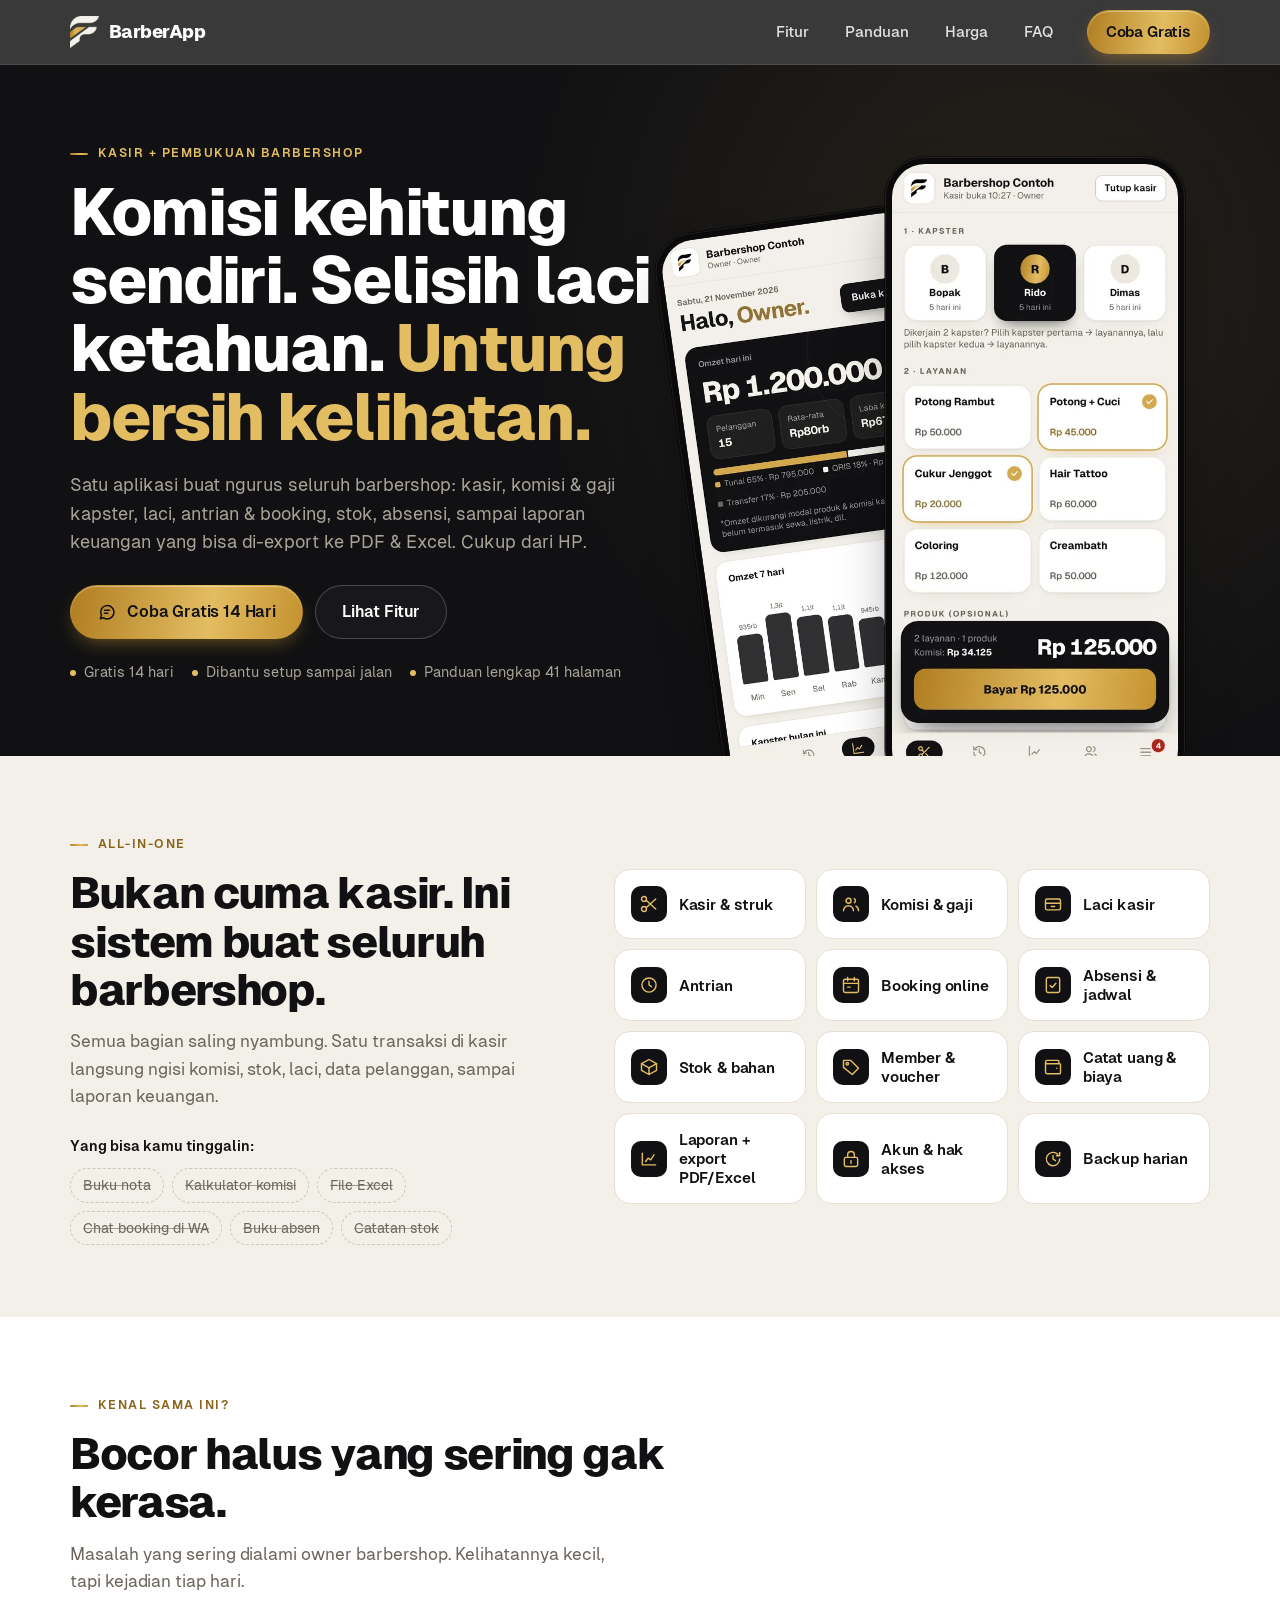
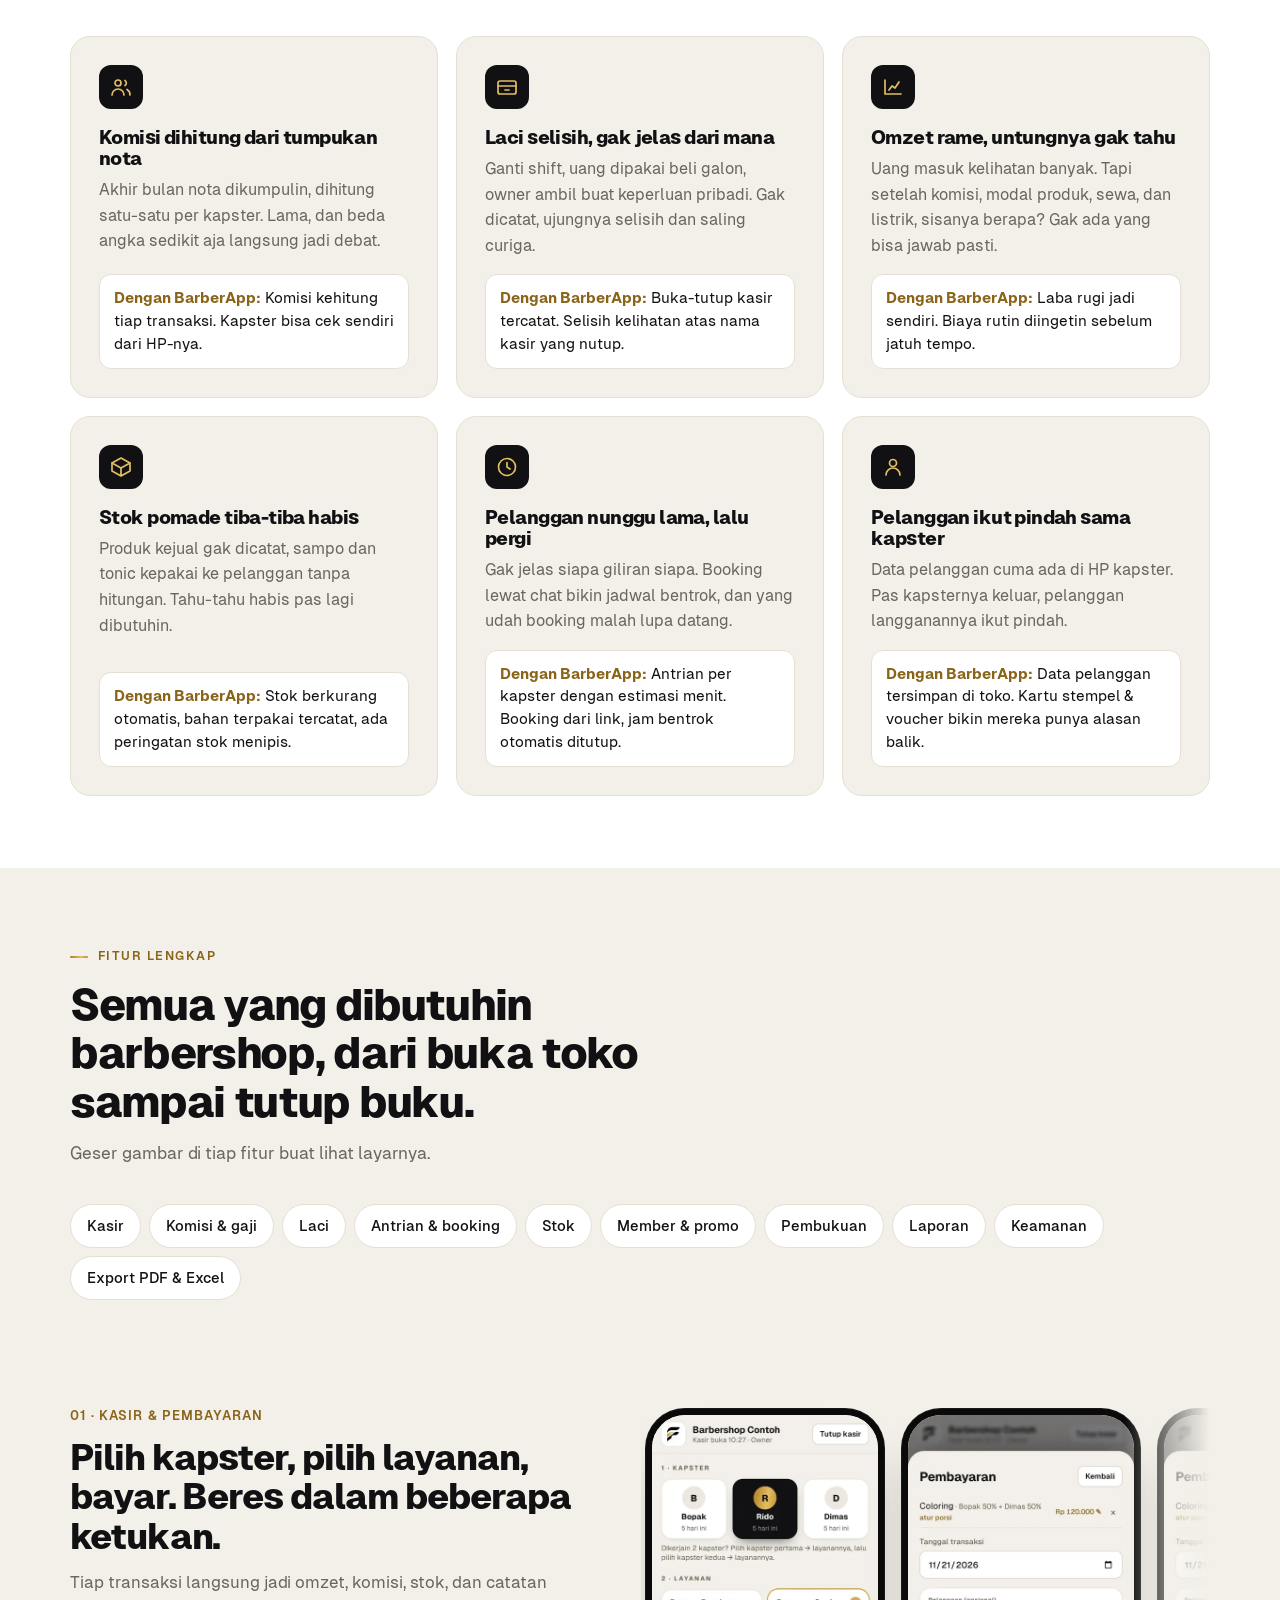
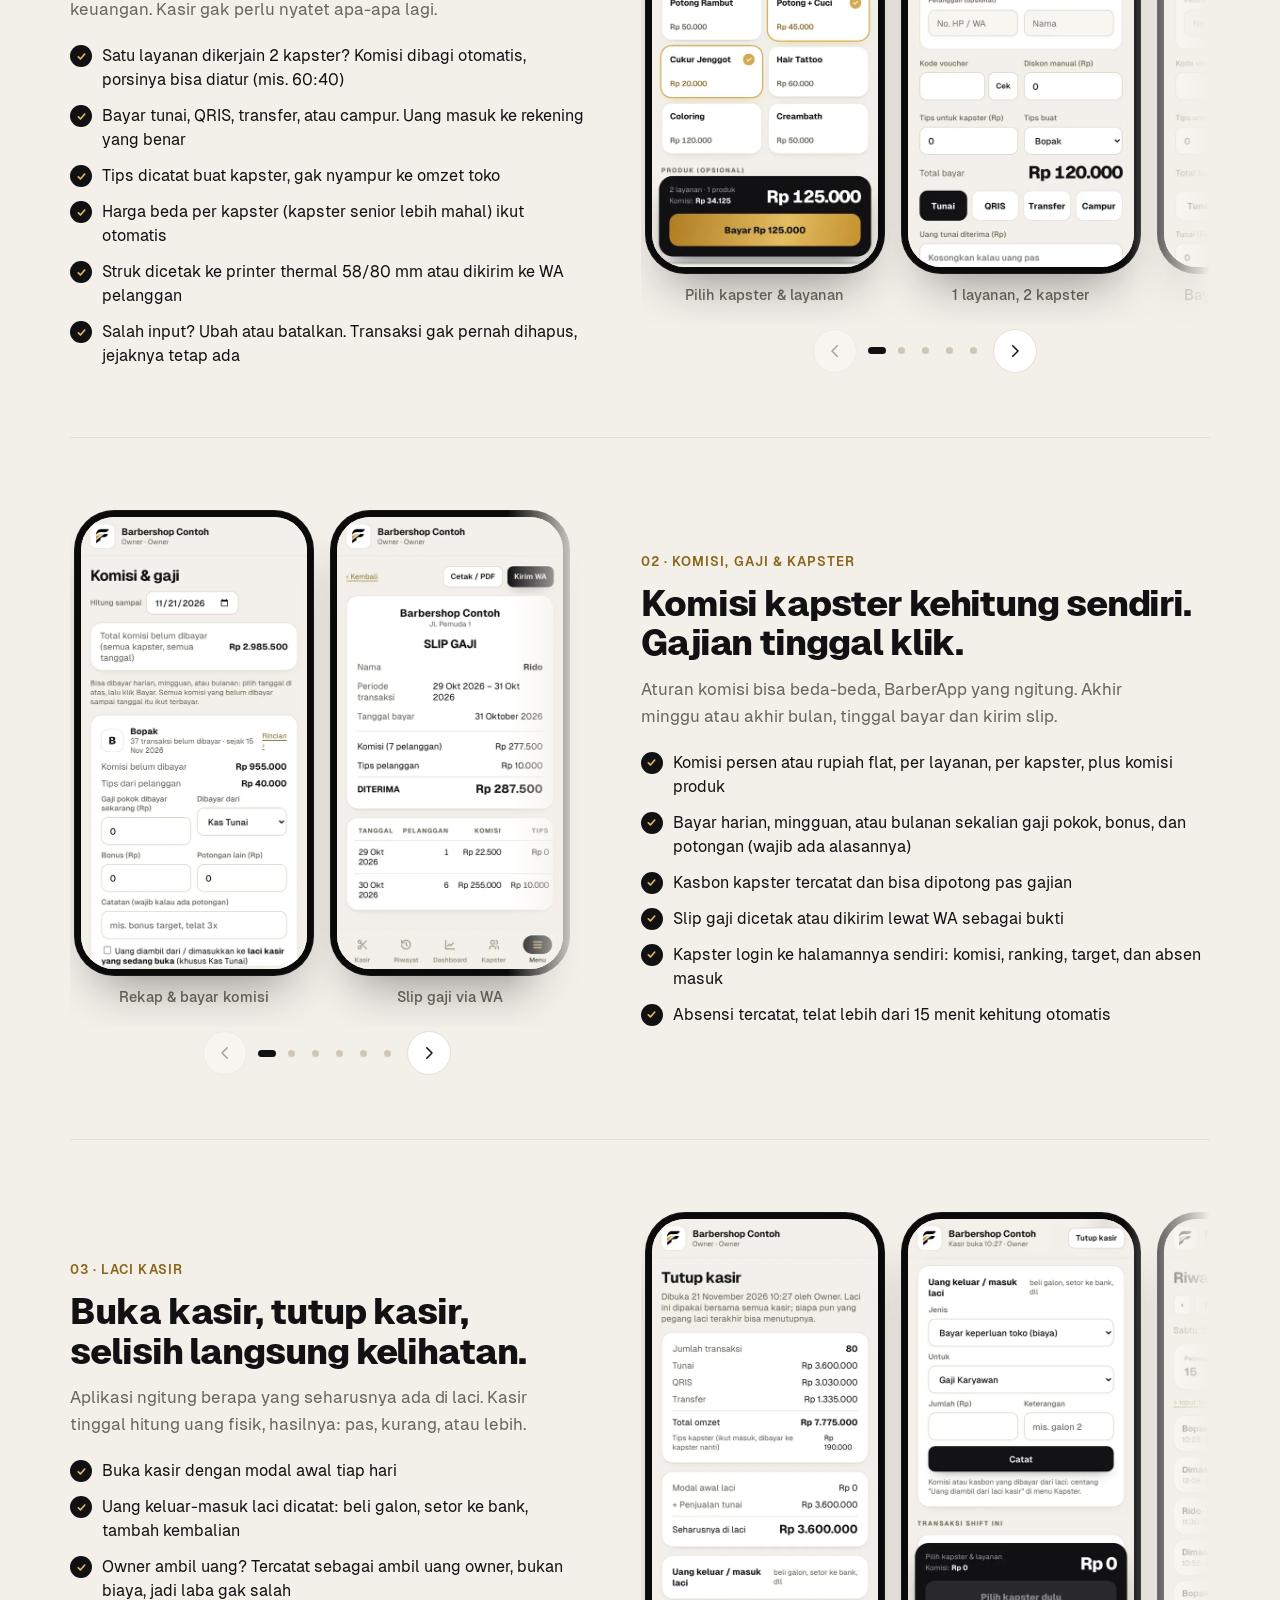
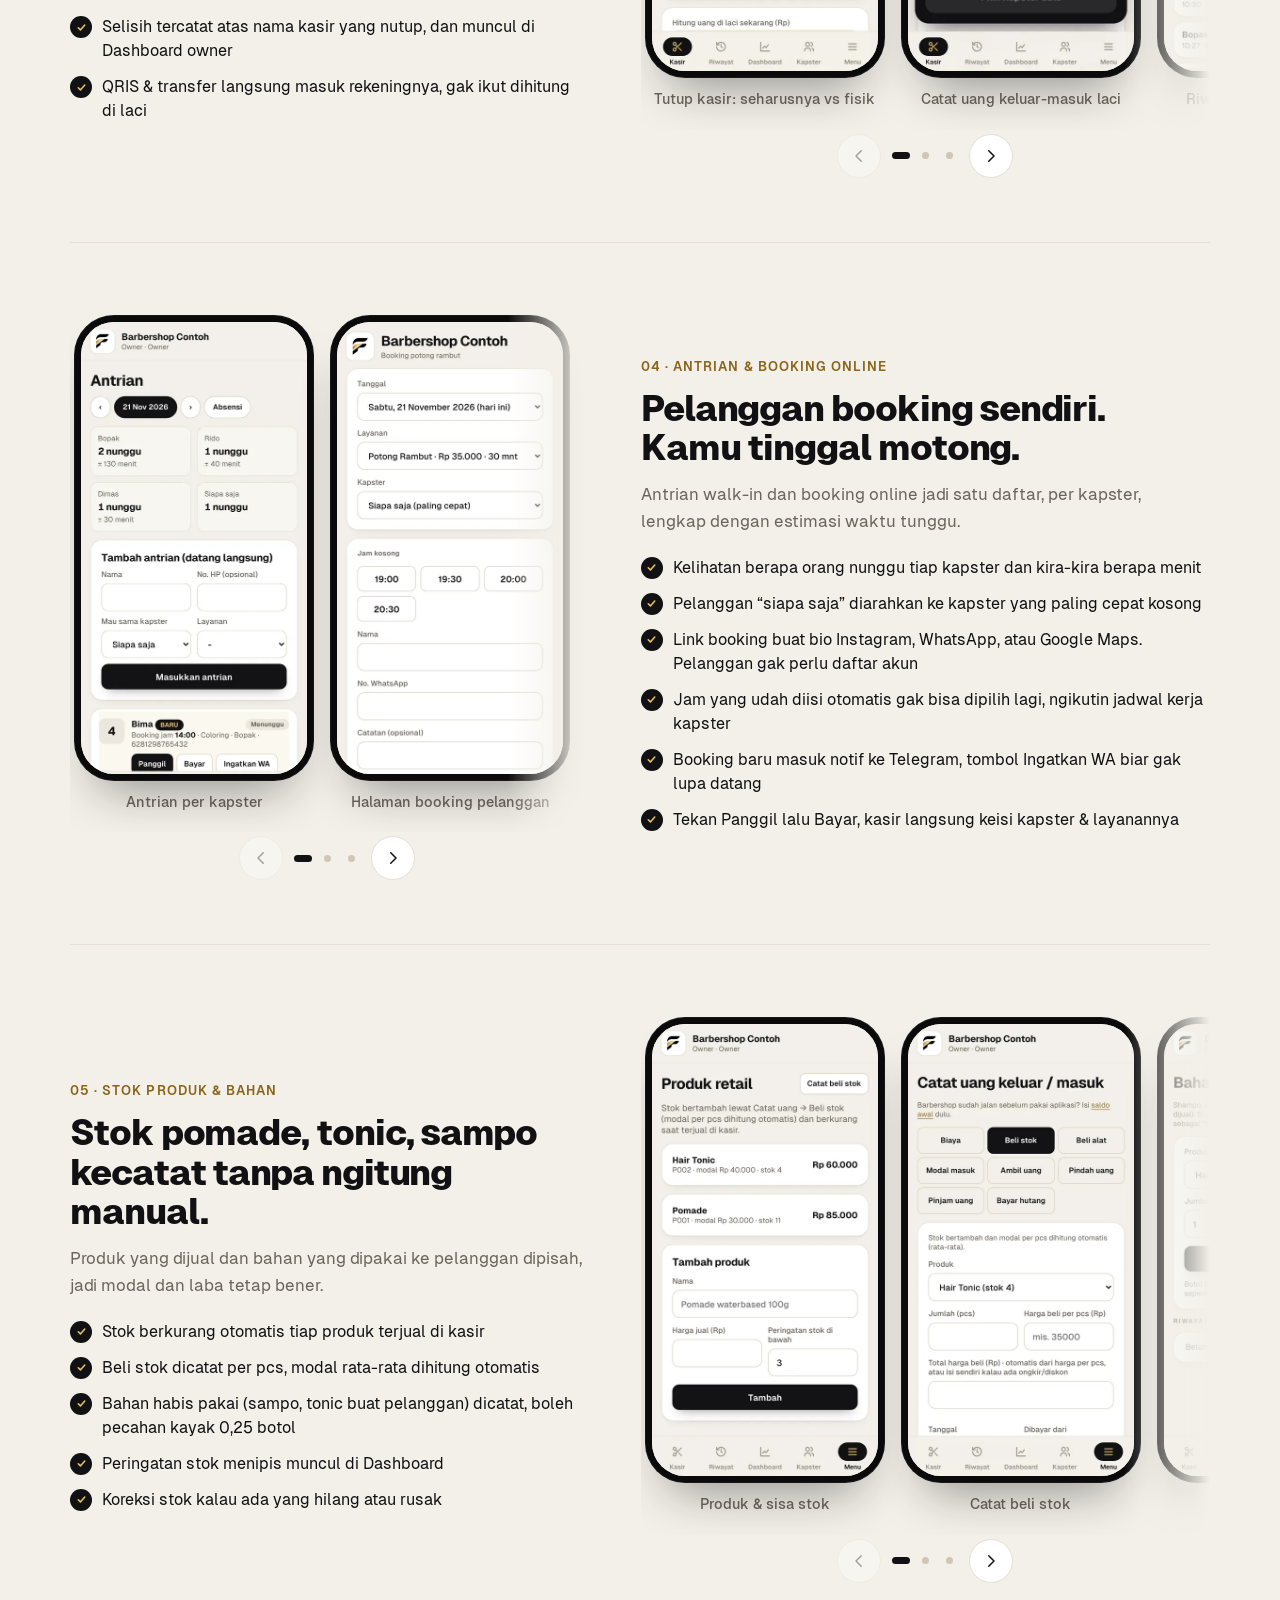
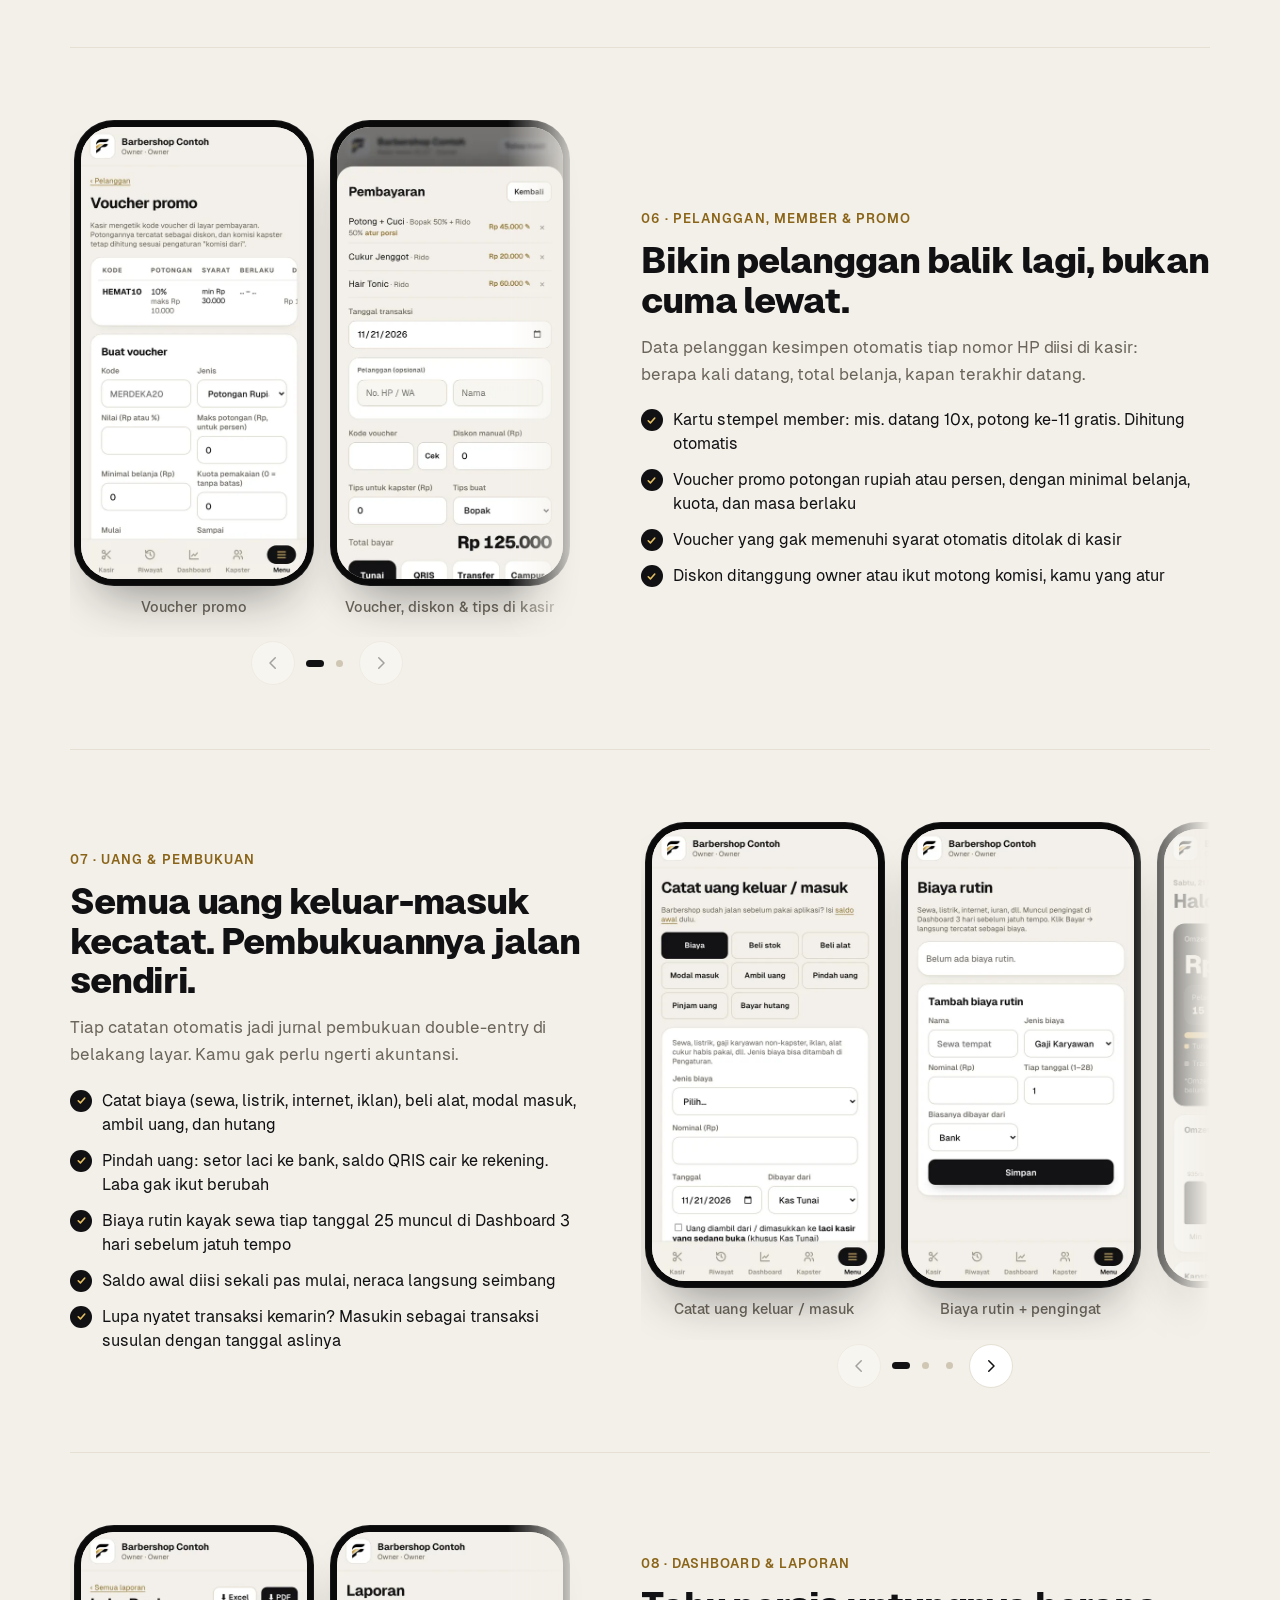
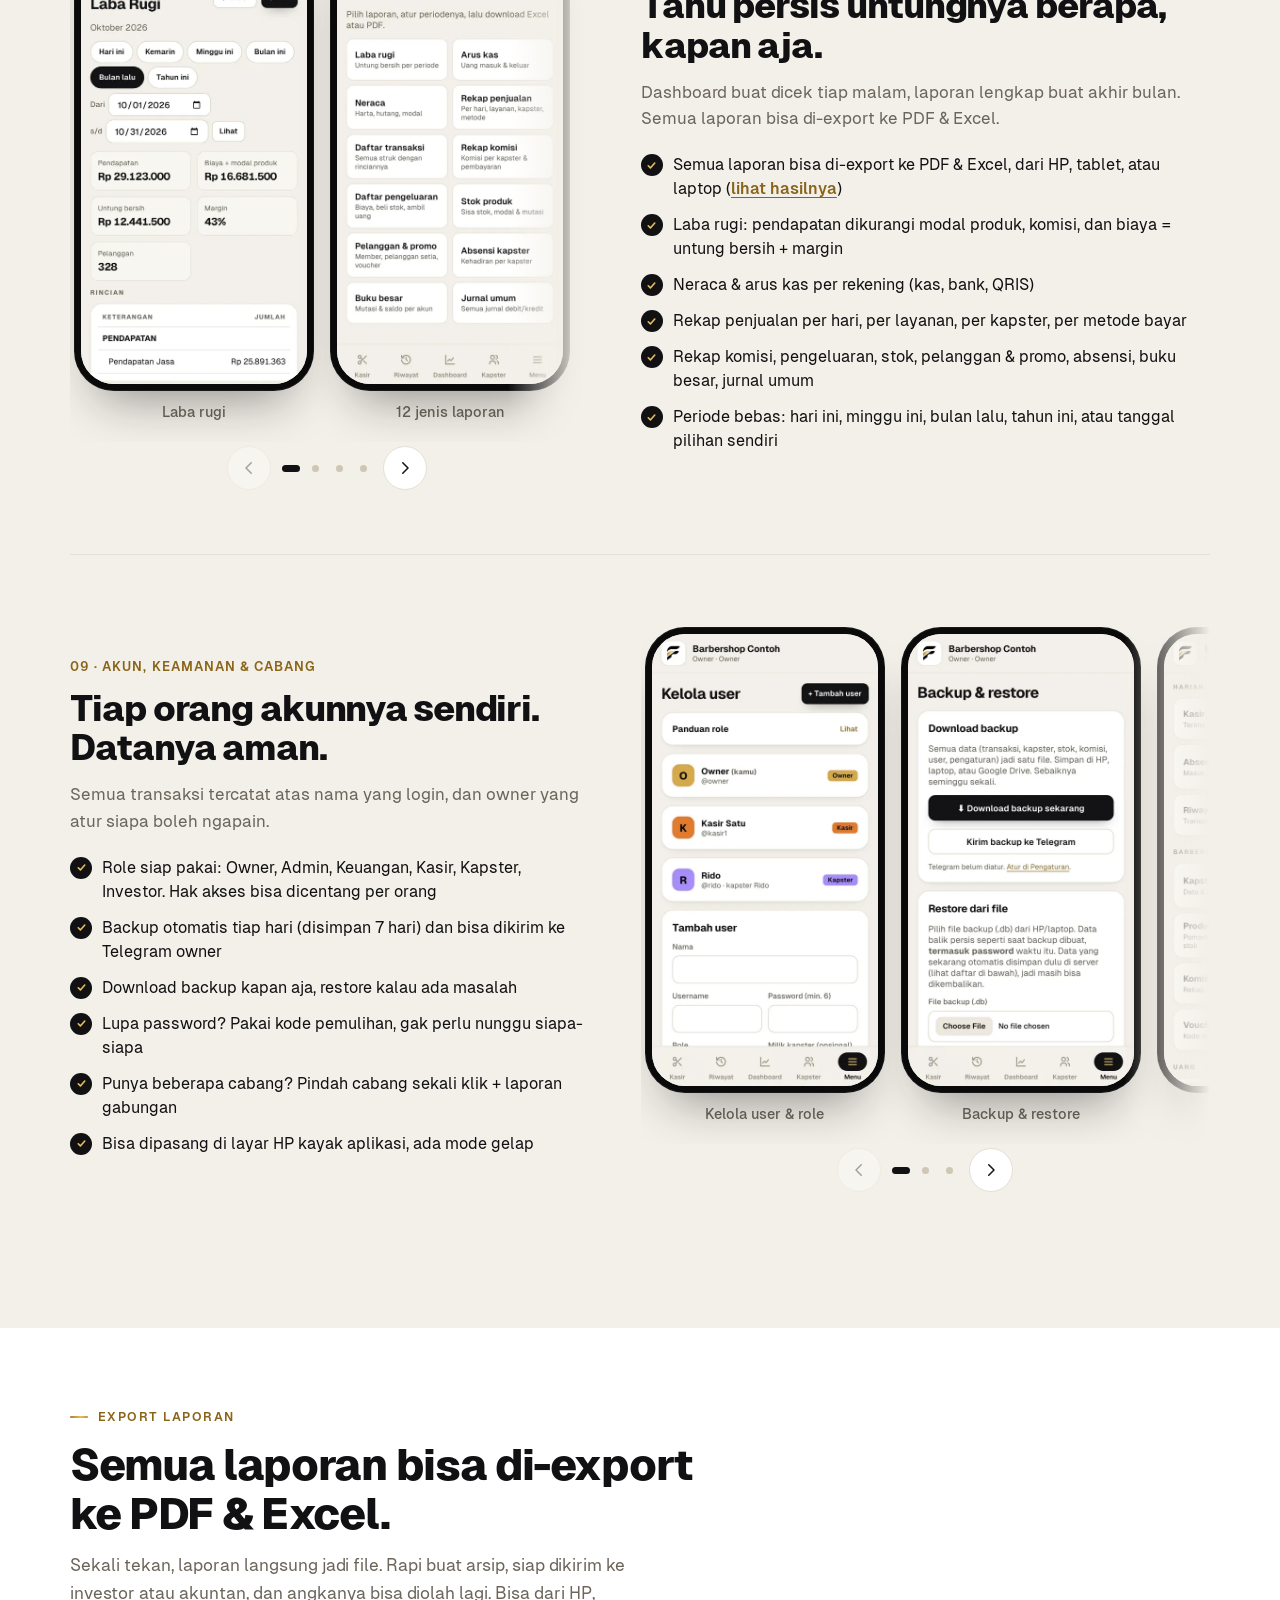
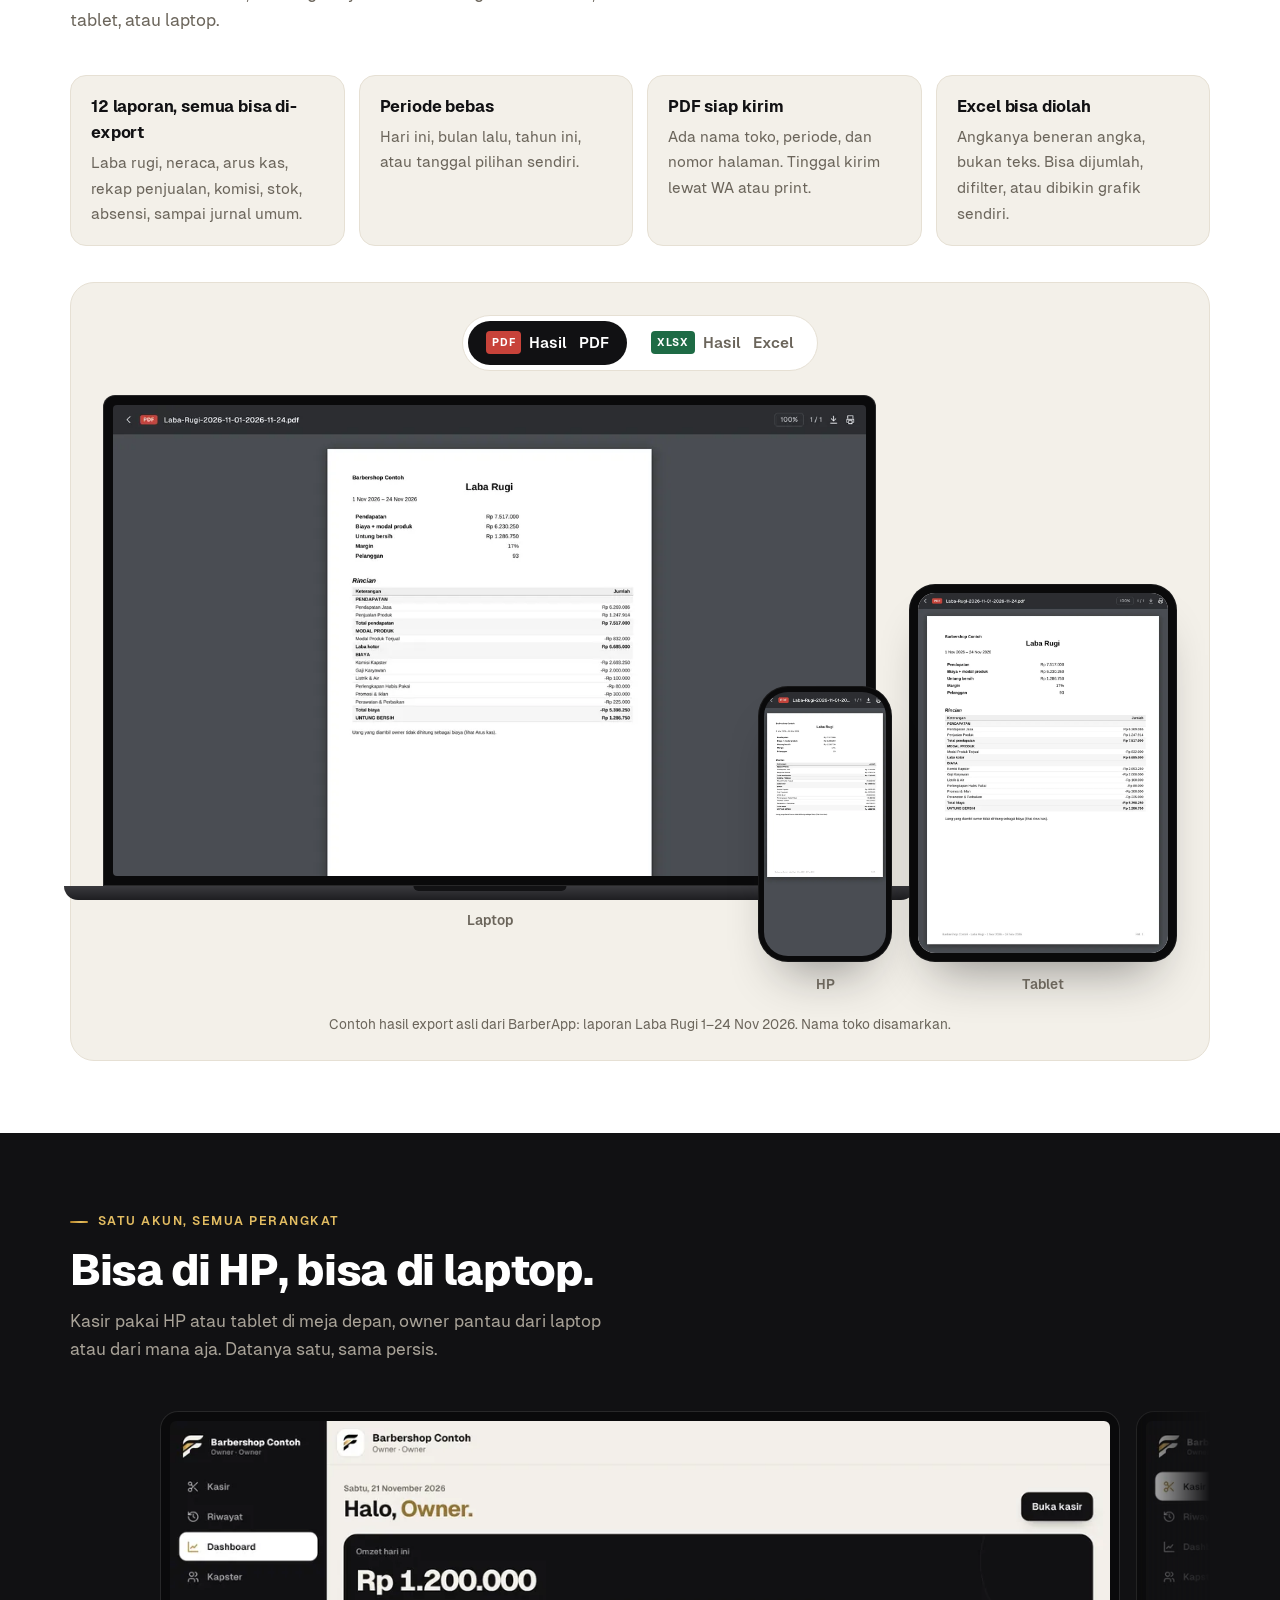
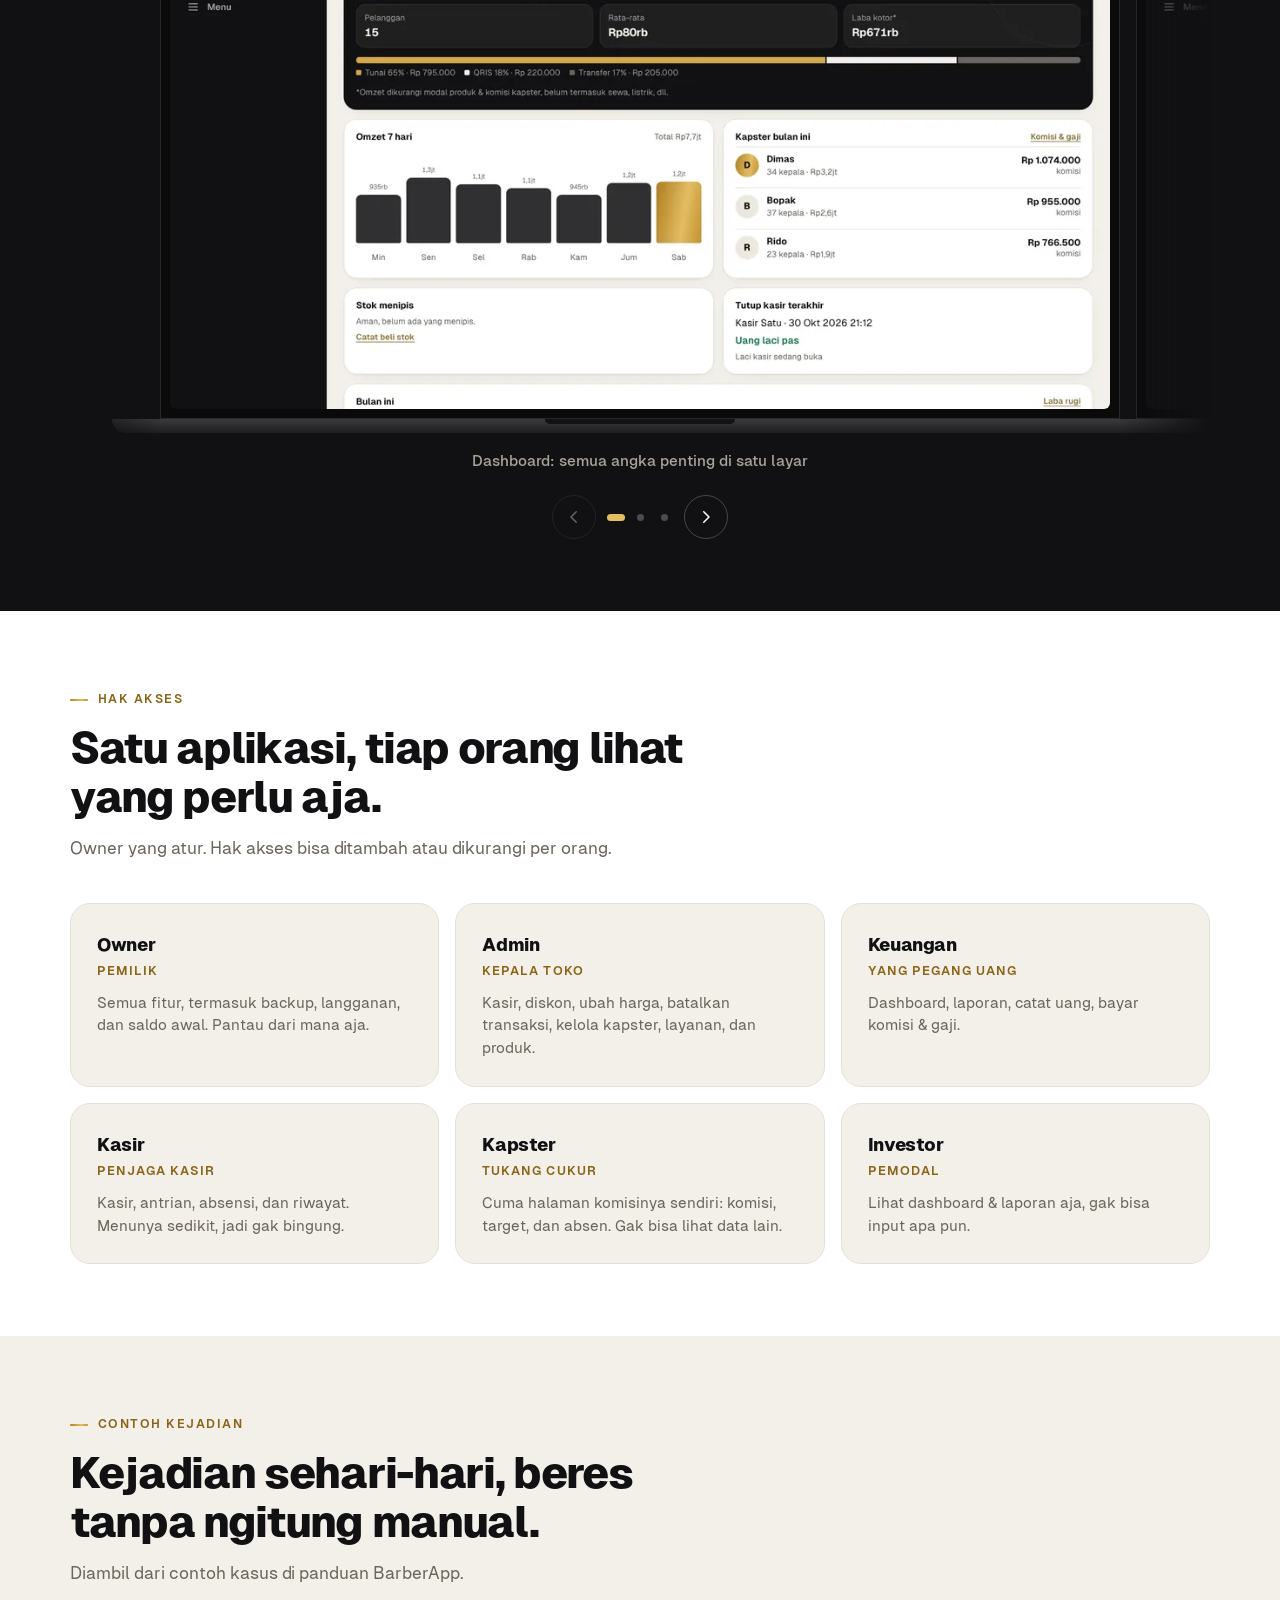
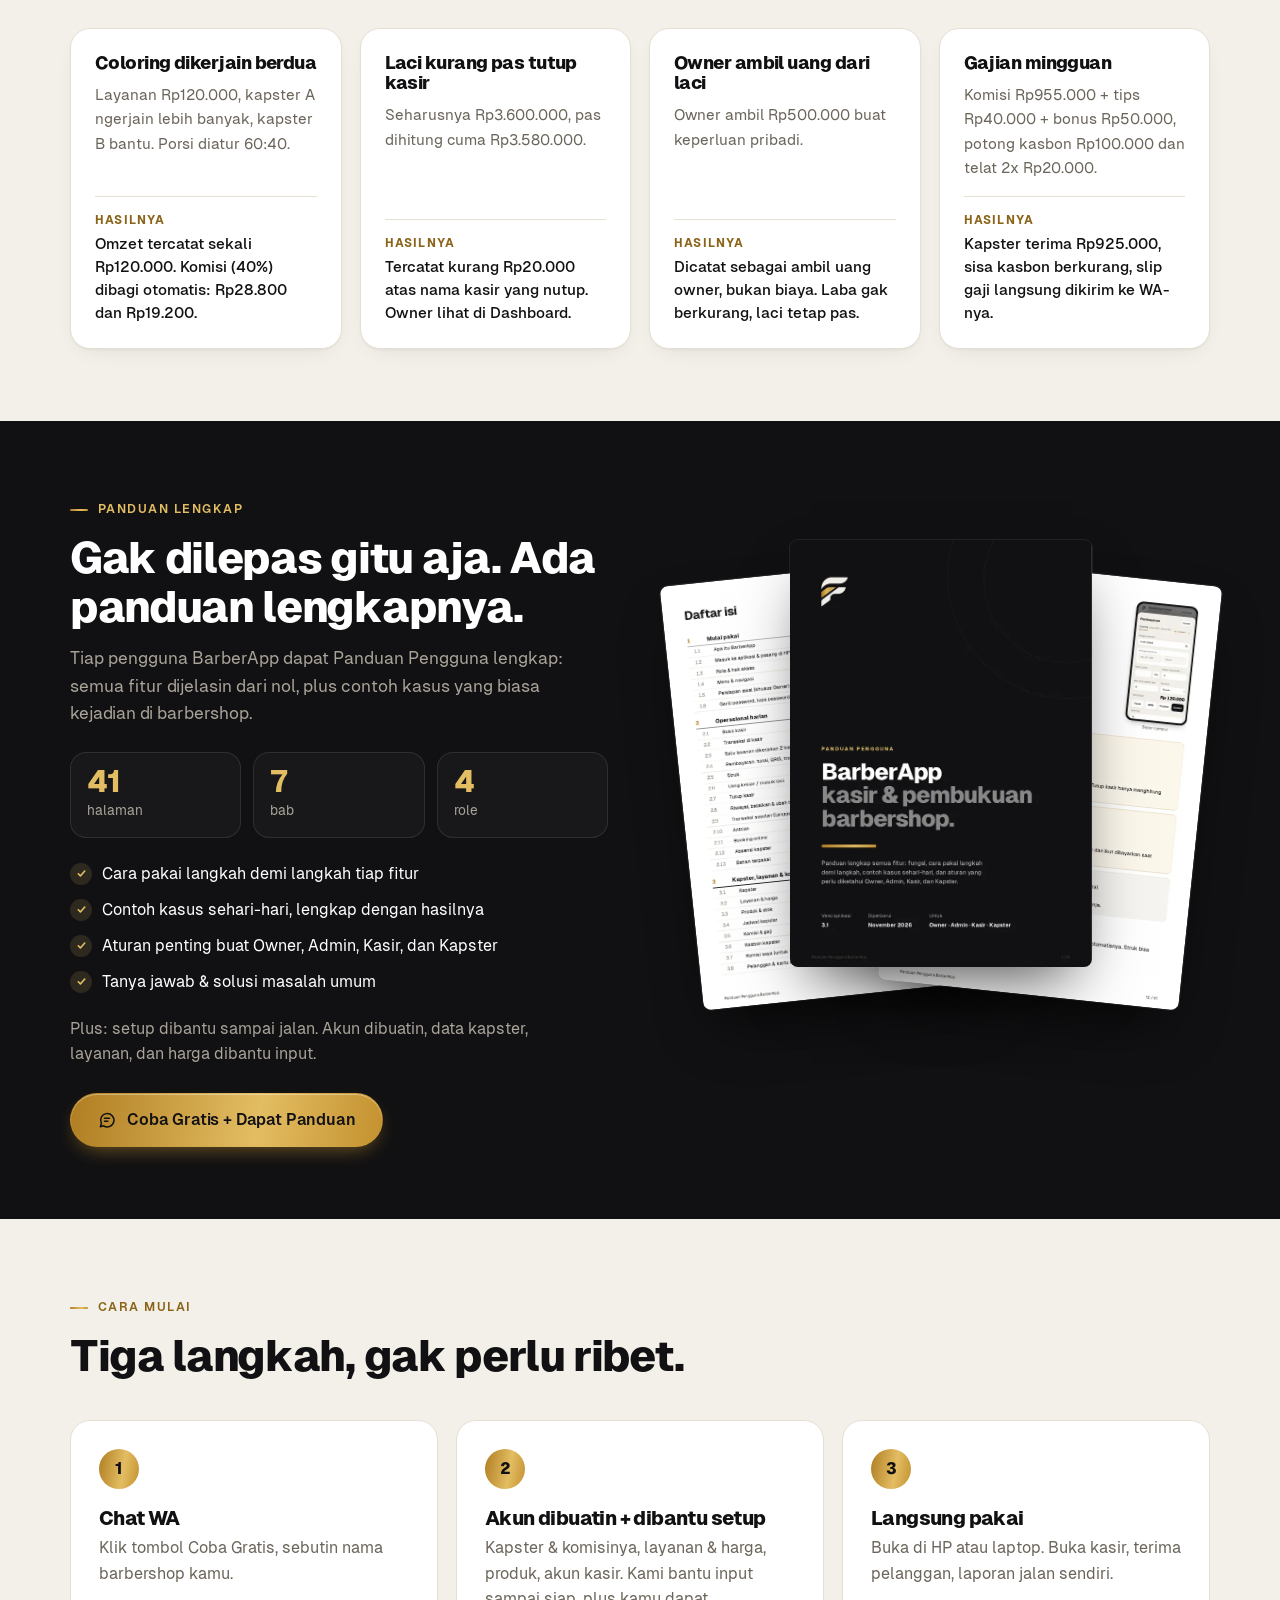
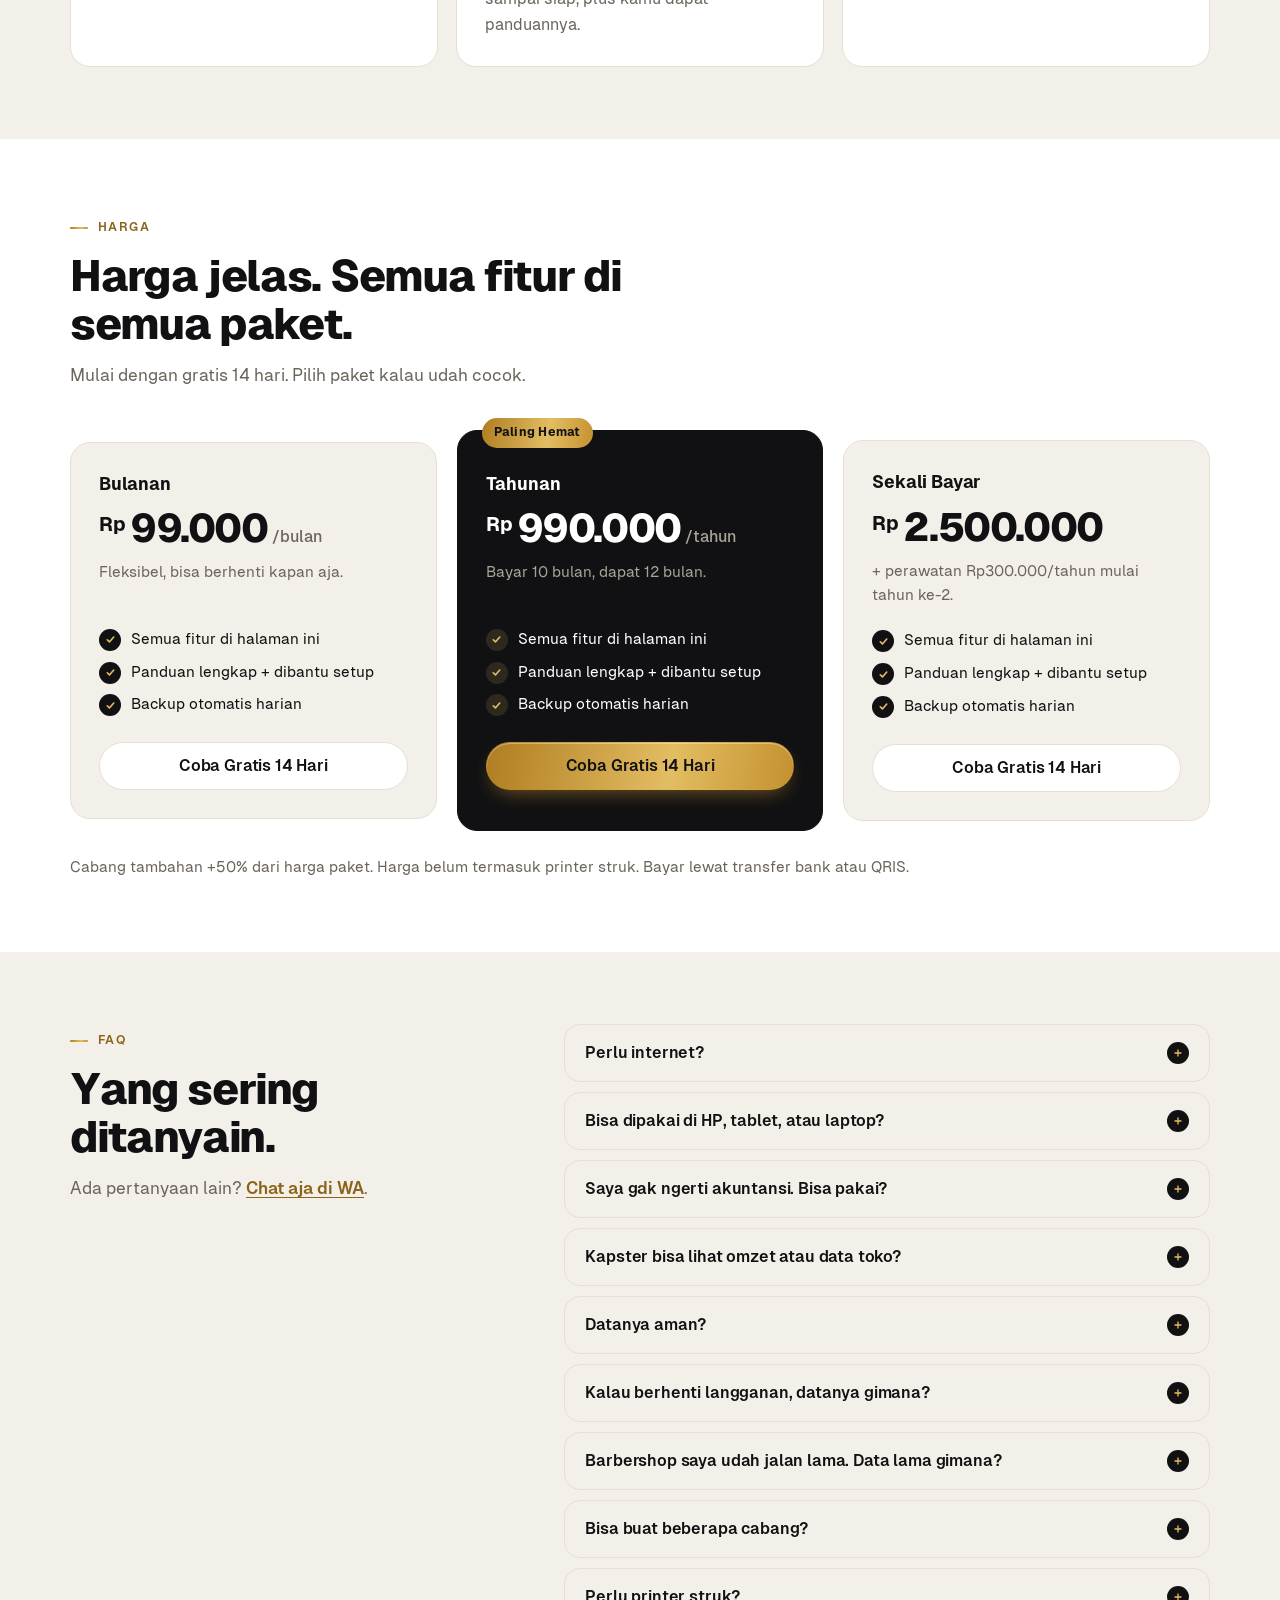
<file: index.html>
<!doctype html>
<html lang="id">
<head>
  <meta charset="utf-8">
  <meta name="viewport" content="width=device-width, initial-scale=1">
  <title>BarberApp — Aplikasi Kasir Barbershop All-in-One: Komisi Kapster, Laci, Laporan</title>
  <meta name="description" content="Aplikasi kasir barbershop all-in-one: hitung komisi kapster otomatis, laci kasir anti selisih, antrian & booking online, stok, absensi, sampai laporan laba rugi. Panduan lengkap + dibantu setup. Coba gratis 14 hari.">
  <meta name="keywords" content="aplikasi kasir barbershop, aplikasi barbershop Semarang, hitung komisi kapster, aplikasi pembukuan barbershop, aplikasi booking barbershop">
  <meta name="theme-color" content="#111113">
  <meta name="robots" content="index, follow">

  <!-- Open Graph / sosial. Setelah domain jadi, ganti og:image & og:url jadi URL absolut (lihat README). -->
  <meta property="og:type" content="website">
  <meta property="og:locale" content="id_ID">
  <meta property="og:site_name" content="BarberApp">
  <meta property="og:title" content="BarberApp — Aplikasi Kasir Barbershop All-in-One">
  <meta property="og:description" content="Komisi kehitung sendiri. Selisih laci ketahuan. Untung bersih kelihatan. Kasir + pembukuan khusus barbershop, coba gratis 14 hari.">
  <meta property="og:image" content="og-image.png">
  <meta property="og:image:width" content="1200">
  <meta property="og:image:height" content="630">
  <meta property="og:image:alt" content="BarberApp, aplikasi kasir barbershop">
  <meta name="twitter:card" content="summary_large_image">
  <meta name="twitter:title" content="BarberApp — Aplikasi Kasir Barbershop All-in-One">
  <meta name="twitter:description" content="Komisi kehitung sendiri. Selisih laci ketahuan. Untung bersih kelihatan. Coba gratis 14 hari.">
  <meta name="twitter:image" content="og-image.png">

  <link rel="icon" type="image/png" sizes="64x64" href="assets/favicon.png">
  <link rel="apple-touch-icon" href="assets/app-icon-512.png">

  <link rel="preload" href="assets/fonts/geist-800.woff2" as="font" type="font/woff2" crossorigin>
  <link rel="preload" href="assets/fonts/geist-400.woff2" as="font" type="font/woff2" crossorigin>
  <link rel="stylesheet" href="style.css">
  <script>document.documentElement.classList.add("js")</script>

  <script type="application/ld+json">
  {
    "@context": "https://schema.org",
    "@type": "SoftwareApplication",
    "name": "BarberApp",
    "applicationCategory": "BusinessApplication",
    "applicationSubCategory": "Aplikasi kasir barbershop",
    "operatingSystem": "Web, Android, iOS, Windows, macOS",
    "inLanguage": "id",
    "description": "Aplikasi kasir dan pembukuan all-in-one khusus barbershop: kasir, komisi & gaji kapster, laci kasir, antrian & booking online, stok, absensi, member & voucher, laporan laba rugi, neraca, dan arus kas.",
    "keywords": "aplikasi kasir barbershop, aplikasi barbershop Semarang, hitung komisi kapster",
    "featureList": [
      "Kasir dengan pembayaran tunai, QRIS, transfer, dan campur",
      "Komisi kapster otomatis, bisa dibagi 2 kapster",
      "Gaji, kasbon, dan slip gaji via WhatsApp",
      "Buka dan tutup kasir dengan deteksi selisih laci",
      "Antrian per kapster dan booking online",
      "Absensi dan jadwal kapster",
      "Stok produk dan bahan habis pakai",
      "Kartu stempel member dan voucher promo",
      "Laporan laba rugi, neraca, arus kas, export Excel dan PDF",
      "Hak akses per user, backup harian, multi-cabang"
    ],
    "offers": [
      { "@type": "Offer", "name": "Bulanan", "price": "99000", "priceCurrency": "IDR" },
      { "@type": "Offer", "name": "Tahunan", "price": "990000", "priceCurrency": "IDR" },
      { "@type": "Offer", "name": "Sekali Bayar", "price": "2500000", "priceCurrency": "IDR" }
    ]
  }
  </script>
</head>
<body>
  <svg xmlns="http://www.w3.org/2000/svg" style="display:none">
  <symbol id="i-kasir" viewBox="0 0 24 24"><circle cx="6" cy="6" r="3"/><circle cx="6" cy="18" r="3"/><path d="M8.6 7.6 20 18M8.6 16.4 20 6"/></symbol>
  <symbol id="i-komisi" viewBox="0 0 24 24"><circle cx="9" cy="8" r="3"/><path d="M3 20a6 6 0 0 1 12 0"/><path d="M16 5.5a3 3 0 0 1 0 5M18 14.5A6 6 0 0 1 21 20"/></symbol>
  <symbol id="i-laci" viewBox="0 0 24 24"><rect x="3" y="6" width="18" height="13" rx="2"/><path d="M3 11h18M10 15h4"/></symbol>
  <symbol id="i-antrian" viewBox="0 0 24 24"><circle cx="12" cy="12" r="8.5"/><path d="M12 7.5V12l3 2"/></symbol>
  <symbol id="i-booking" viewBox="0 0 24 24"><rect x="3" y="5" width="18" height="16" rx="2"/><path d="M3 10h18M8 3v4M16 3v4M8 14.5h3"/></symbol>
  <symbol id="i-absen" viewBox="0 0 24 24"><rect x="4" y="3" width="16" height="18" rx="2"/><path d="M8.5 12.5l2.5 2.5 4.5-5"/></symbol>
  <symbol id="i-stok" viewBox="0 0 24 24"><path d="M3 8l9-5 9 5-9 5z"/><path d="M3 8v8l9 5 9-5V8M12 13v8"/></symbol>
  <symbol id="i-member" viewBox="0 0 24 24"><path d="M3 12.5V4h8.5L21 13.5 13.5 21z"/><circle cx="7.5" cy="8" r="1.5"/></symbol>
  <symbol id="i-uang" viewBox="0 0 24 24"><path d="M19 7V5a1 1 0 0 0-1-1H5a2 2 0 0 0 0 4h15a1 1 0 0 1 1 1v10a1 1 0 0 1-1 1H5a2 2 0 0 1-2-2V6"/><path d="M16.5 13.5h.01"/></symbol>
  <symbol id="i-laporan" viewBox="0 0 24 24"><path d="M4 19V5M4 19h16"/><path d="M8 15l3-4 3 2 4-6"/></symbol>
  <symbol id="i-akses" viewBox="0 0 24 24"><rect x="4" y="10" width="16" height="11" rx="2"/><path d="M8 10V7a4 4 0 0 1 8 0v3M12 14v3"/></symbol>
  <symbol id="i-backup" viewBox="0 0 24 24"><path d="M20 12a8 8 0 1 1-2.3-5.6"/><path d="M20 4v4h-4M12 8v4l3 2"/></symbol>
  <symbol id="i-cabang" viewBox="0 0 24 24"><path d="M3 21V10l5-3 5 3v11M13 21V6l4-3 4 3v15M2 21h20M6 14h4M6 17h4"/></symbol>
  <symbol id="i-hp" viewBox="0 0 24 24"><rect x="6" y="2" width="12" height="20" rx="3"/><path d="M12 7v7M9 11l3 3 3-3M10 18h4"/></symbol>
  <symbol id="i-gelap" viewBox="0 0 24 24"><path d="M20 14.5A8 8 0 1 1 9.5 4a6.5 6.5 0 0 0 10.5 10.5z"/></symbol>
  <symbol id="i-buku" viewBox="0 0 24 24"><path d="M5 4h11a3 3 0 0 1 3 3v13H8a3 3 0 0 1-3-3z"/><path d="M5 17a3 3 0 0 1 3-3h11M9 8h6"/></symbol>
  <symbol id="i-wa" viewBox="0 0 24 24"><path d="M4 20l1.3-3.9A8 8 0 1 1 8 19z"/><path d="M9 10h6M9 13.5h4"/></symbol>
  <symbol id="i-struk" viewBox="0 0 24 24"><path d="M6 3h12v18l-3-2-3 2-3-2-3 2z"/><path d="M9 8h6M9 12h6M9 16h3"/></symbol>
  <symbol id="i-pelanggan" viewBox="0 0 24 24"><circle cx="12" cy="8" r="3.5"/><path d="M5 20a7 7 0 0 1 14 0"/></symbol>
  <symbol id="i-tanya" viewBox="0 0 24 24"><circle cx="12" cy="12" r="9"/><path d="M9.5 9.5a2.5 2.5 0 1 1 3.5 2.3c-.6.3-1 .9-1 1.6v.6M12 17h.01"/></symbol>
</svg>
  <a class="skip-link" href="#main">Langsung ke konten</a>

  <!-- ========== NAVBAR ========== -->
  <header class="nav" id="top">
    <div class="container nav__inner">
      <a class="brand" href="#top" aria-label="BarberApp, kembali ke atas">
        <img src="assets/logo-ondark-96.png" width="29" height="32" alt="">
        <span>BarberApp</span>
      </a>
      <nav class="nav__menu" id="nav-menu" aria-label="Navigasi utama">
        <a href="#fitur">Fitur</a>
        <a href="#panduan">Panduan</a>
        <a href="#harga">Harga</a>
        <a href="#faq">FAQ</a>
      </nav>
      <a class="btn btn--gold btn--sm nav__cta js-wa" href="https://wa.me/6285111230209?text=Halo%2C%20saya%20mau%20coba%20BarberApp%20untuk%20barbershop%20saya%3A%20" target="_blank" rel="noopener">Coba Gratis</a>
      <button class="nav__toggle" type="button" aria-expanded="false" aria-controls="nav-menu" aria-label="Buka menu">
        <svg width="22" height="22" viewBox="0 0 24 24" fill="none" stroke="currentColor" stroke-width="1.8" stroke-linecap="round" aria-hidden="true"><path class="i-open" d="M4 7h16M4 12h16M4 17h16"/><path class="i-close" d="M6 6l12 12M18 6L6 18"/></svg>
      </button>
    </div>
  </header>

  <main id="main">

    <!-- ========== HERO ========== -->
    <section class="hero dark" id="hero">
      <div class="container hero__grid">
        <div class="hero__copy">
          <p class="eyebrow eyebrow--dark">Kasir + pembukuan barbershop</p>
          <h1>Komisi kehitung sendiri. Selisih laci ketahuan. <span class="text-gold">Untung bersih kelihatan.</span></h1>
          <p class="lead">Satu aplikasi buat ngurus seluruh barbershop: kasir, komisi &amp; gaji kapster, laci, antrian &amp; booking, stok, absensi, sampai laporan keuangan yang bisa di-export ke PDF &amp; Excel. Cukup dari HP.</p>
          <div class="btn-row">
            <a class="btn btn--gold btn--lg js-wa" href="https://wa.me/6285111230209?text=Halo%2C%20saya%20mau%20coba%20BarberApp%20untuk%20barbershop%20saya%3A%20" target="_blank" rel="noopener"><svg class="ico" aria-hidden="true"><use href="#i-wa"/></svg>Coba Gratis 14 Hari</a>
            <a class="btn btn--ghost btn--lg" href="#fitur">Lihat Fitur</a>
          </div>
          <ul class="hero__notes" aria-label="Yang kamu dapat">
            <li>Gratis 14 hari</li>
            <li>Dibantu setup sampai jalan</li>
            <li>Panduan lengkap 41 halaman</li>
          </ul>
        </div>

        <div class="hero__visual">
          <div class="phone phone--back">
            <img src="assets/ss-dashboard-480.webp" srcset="assets/ss-dashboard-480.webp 480w, assets/ss-dashboard.webp 780w" sizes="(min-width: 1024px) 270px, 196px" width="780" height="1688" alt="Dashboard owner BarberApp: omzet hari ini dan grafik omzet 7 hari" fetchpriority="low">
          </div>
          <div class="phone phone--front">
            <img src="assets/ss-kasir-480.webp" srcset="assets/ss-kasir-480.webp 480w, assets/ss-kasir.webp 780w" sizes="(min-width: 1024px) 300px, 230px" width="780" height="1688" alt="Layar kasir BarberApp: pilih kapster, layanan terpilih ditandai centang emas, dan tombol Bayar" fetchpriority="high">
          </div>
          <div class="hero__glow" aria-hidden="true"></div>
        </div>
      </div>
    </section>

    <!-- ========== ALL-IN-ONE ========== -->
    <section class="section light allinone" aria-labelledby="aio-title">
      <div class="container aio__grid">
        <div class="section-head reveal">
          <p class="eyebrow">All-in-one</p>
          <h2 id="aio-title">Bukan cuma kasir. Ini sistem buat seluruh barbershop.</h2>
          <p class="lead">Semua bagian saling nyambung. Satu transaksi di kasir langsung ngisi komisi, stok, laci, data pelanggan, sampai laporan keuangan.</p>
          <div class="replace">
            <p class="replace__label">Yang bisa kamu tinggalin:</p>
            <ul class="replace__list">
              <li>Buku nota</li><li>Kalkulator komisi</li><li>File Excel</li><li>Chat booking di WA</li><li>Buku absen</li><li>Catatan stok</li>
            </ul>
          </div>
        </div>
        <ul class="modules reveal" aria-label="Modul di BarberApp">
          <li class="module"><svg class="module__ico" aria-hidden="true"><use href="#i-kasir"/></svg><span>Kasir & struk</span></li><li class="module"><svg class="module__ico" aria-hidden="true"><use href="#i-komisi"/></svg><span>Komisi & gaji</span></li><li class="module"><svg class="module__ico" aria-hidden="true"><use href="#i-laci"/></svg><span>Laci kasir</span></li><li class="module"><svg class="module__ico" aria-hidden="true"><use href="#i-antrian"/></svg><span>Antrian</span></li><li class="module"><svg class="module__ico" aria-hidden="true"><use href="#i-booking"/></svg><span>Booking online</span></li><li class="module"><svg class="module__ico" aria-hidden="true"><use href="#i-absen"/></svg><span>Absensi & jadwal</span></li><li class="module"><svg class="module__ico" aria-hidden="true"><use href="#i-stok"/></svg><span>Stok & bahan</span></li><li class="module"><svg class="module__ico" aria-hidden="true"><use href="#i-member"/></svg><span>Member & voucher</span></li><li class="module"><svg class="module__ico" aria-hidden="true"><use href="#i-uang"/></svg><span>Catat uang & biaya</span></li><li class="module"><svg class="module__ico" aria-hidden="true"><use href="#i-laporan"/></svg><span>Laporan + export PDF/Excel</span></li><li class="module"><svg class="module__ico" aria-hidden="true"><use href="#i-akses"/></svg><span>Akun & hak akses</span></li><li class="module"><svg class="module__ico" aria-hidden="true"><use href="#i-backup"/></svg><span>Backup harian</span></li>
        </ul>
      </div>
    </section>

    <!-- ========== MASALAH ========== -->
    <section class="section white" id="masalah" aria-labelledby="masalah-title">
      <div class="container">
        <div class="section-head reveal">
          <p class="eyebrow">Kenal sama ini?</p>
          <h2 id="masalah-title">Bocor halus yang sering gak kerasa.</h2>
          <p class="lead">Masalah yang sering dialami owner barbershop. Kelihatannya kecil, tapi kejadian tiap hari.</p>
        </div>
        <div class="pain-grid">
          
          <article class="card pain reveal">
            <svg class="pain__ico" aria-hidden="true"><use href="#i-komisi"/></svg>
            <h3>Komisi dihitung dari tumpukan nota</h3>
            <p class="pain__now">Akhir bulan nota dikumpulin, dihitung satu-satu per kapster. Lama, dan beda angka sedikit aja langsung jadi debat.</p>
            <p class="pain__fix"><strong>Dengan BarberApp:</strong> Komisi kehitung tiap transaksi. Kapster bisa cek sendiri dari HP-nya.</p>
          </article>
          <article class="card pain reveal">
            <svg class="pain__ico" aria-hidden="true"><use href="#i-laci"/></svg>
            <h3>Laci selisih, gak jelas dari mana</h3>
            <p class="pain__now">Ganti shift, uang dipakai beli galon, owner ambil buat keperluan pribadi. Gak dicatat, ujungnya selisih dan saling curiga.</p>
            <p class="pain__fix"><strong>Dengan BarberApp:</strong> Buka-tutup kasir tercatat. Selisih kelihatan atas nama kasir yang nutup.</p>
          </article>
          <article class="card pain reveal">
            <svg class="pain__ico" aria-hidden="true"><use href="#i-laporan"/></svg>
            <h3>Omzet rame, untungnya gak tahu</h3>
            <p class="pain__now">Uang masuk kelihatan banyak. Tapi setelah komisi, modal produk, sewa, dan listrik, sisanya berapa? Gak ada yang bisa jawab pasti.</p>
            <p class="pain__fix"><strong>Dengan BarberApp:</strong> Laba rugi jadi sendiri. Biaya rutin diingetin sebelum jatuh tempo.</p>
          </article>
          <article class="card pain reveal">
            <svg class="pain__ico" aria-hidden="true"><use href="#i-stok"/></svg>
            <h3>Stok pomade tiba-tiba habis</h3>
            <p class="pain__now">Produk kejual gak dicatat, sampo dan tonic kepakai ke pelanggan tanpa hitungan. Tahu-tahu habis pas lagi dibutuhin.</p>
            <p class="pain__fix"><strong>Dengan BarberApp:</strong> Stok berkurang otomatis, bahan terpakai tercatat, ada peringatan stok menipis.</p>
          </article>
          <article class="card pain reveal">
            <svg class="pain__ico" aria-hidden="true"><use href="#i-antrian"/></svg>
            <h3>Pelanggan nunggu lama, lalu pergi</h3>
            <p class="pain__now">Gak jelas siapa giliran siapa. Booking lewat chat bikin jadwal bentrok, dan yang udah booking malah lupa datang.</p>
            <p class="pain__fix"><strong>Dengan BarberApp:</strong> Antrian per kapster dengan estimasi menit. Booking dari link, jam bentrok otomatis ditutup.</p>
          </article>
          <article class="card pain reveal">
            <svg class="pain__ico" aria-hidden="true"><use href="#i-pelanggan"/></svg>
            <h3>Pelanggan ikut pindah sama kapster</h3>
            <p class="pain__now">Data pelanggan cuma ada di HP kapster. Pas kapsternya keluar, pelanggan langganannya ikut pindah.</p>
            <p class="pain__fix"><strong>Dengan BarberApp:</strong> Data pelanggan tersimpan di toko. Kartu stempel & voucher bikin mereka punya alasan balik.</p>
          </article>
        </div>
      </div>
    </section>

    <!-- ========== FITUR ========== -->
    <section class="section light" id="fitur" aria-labelledby="fitur-title">
      <div class="container">
        <div class="section-head reveal">
          <p class="eyebrow">Fitur lengkap</p>
          <h2 id="fitur-title">Semua yang dibutuhin barbershop, dari buka toko sampai tutup buku.</h2>
          <p class="lead">Geser gambar di tiap fitur buat lihat layarnya.</p>
        </div>
        <nav class="fnav" aria-label="Lompat ke fitur">
          <ul><li><a href="#f-kasir">Kasir</a></li><li><a href="#f-komisi">Komisi & gaji</a></li><li><a href="#f-laci">Laci</a></li><li><a href="#f-antrian">Antrian & booking</a></li><li><a href="#f-stok">Stok</a></li><li><a href="#f-member">Member & promo</a></li><li><a href="#f-uang">Pembukuan</a></li><li><a href="#f-laporan">Laporan</a></li><li><a href="#f-aman">Keamanan</a></li><li><a href="#export">Export PDF & Excel</a></li></ul>
        </nav>
        
        <article class="feature reveal" id="f-kasir">
          <div class="feature__copy">
            <p class="feature__num">01 · Kasir & pembayaran</p>
            <h3>Pilih kapster, pilih layanan, bayar. Beres dalam beberapa ketukan.</h3>
            <p class="feature__lead">Tiap transaksi langsung jadi omzet, komisi, stok, dan catatan keuangan. Kasir gak perlu nyatet apa-apa lagi.</p>
            <ul class="checks "><li>Satu layanan dikerjain 2 kapster? Komisi dibagi otomatis, porsinya bisa diatur (mis. 60:40)</li><li>Bayar tunai, QRIS, transfer, atau campur. Uang masuk ke rekening yang benar</li><li>Tips dicatat buat kapster, gak nyampur ke omzet toko</li><li>Harga beda per kapster (kapster senior lebih mahal) ikut otomatis</li><li>Struk dicetak ke printer thermal 58/80 mm atau dikirim ke WA pelanggan</li><li>Salah input? Ubah atau batalkan. Transaksi gak pernah dihapus, jejaknya tetap ada</li></ul>
          </div>
          <div class="feature__media">
          <div class="slider " data-slider>
            <div class="slider__track" tabindex="0" role="region" aria-roledescription="carousel" aria-label="Screenshot fitur kasir">
              <figure class="slide"><div class="phone"><img src="assets/ss-kasir-480.webp" srcset="assets/ss-kasir-480.webp 480w, assets/ss-kasir.webp 780w" sizes="(min-width: 1024px) 240px, 62vw" width="780" height="1688" loading="lazy" decoding="async" alt="Layar kasir: pilih kapster, layanan terpilih ditandai centang emas, panel total dan tombol Bayar"></div><figcaption>Pilih kapster &amp; layanan</figcaption></figure><figure class="slide"><div class="phone"><img src="assets/app/bagi-komisi-480.webp" srcset="assets/app/bagi-komisi-480.webp 480w, assets/app/bagi-komisi.webp 780w" sizes="(min-width: 1024px) 240px, 62vw" width="780" height="1560" loading="lazy" decoding="async" alt="Lembar pembayaran layanan Coloring yang dikerjakan dua kapster dengan porsi 50:50"></div><figcaption>1 layanan, 2 kapster</figcaption></figure><figure class="slide"><div class="phone"><img src="assets/app/bayar-campur-480.webp" srcset="assets/app/bayar-campur-480.webp 480w, assets/app/bayar-campur.webp 780w" sizes="(min-width: 1024px) 240px, 62vw" width="780" height="1560" loading="lazy" decoding="async" alt="Pembayaran dengan metode Campur: sebagian tunai, sebagian QRIS"></div><figcaption>Bayar campur tunai + QRIS</figcaption></figure><figure class="slide"><div class="phone"><img src="assets/ss-struk-sukses-480.webp" srcset="assets/ss-struk-sukses-480.webp 480w, assets/ss-struk-sukses.webp 780w" sizes="(min-width: 1024px) 240px, 62vw" width="780" height="1688" loading="lazy" decoding="async" alt="Pembayaran tersimpan beserta jurnal otomatis, tombol Cetak struk dan Kirim WA"></div><figcaption>Tersimpan + jurnal otomatis</figcaption></figure><figure class="slide"><div class="phone"><img src="assets/app/struk-cetak-480.webp" srcset="assets/app/struk-cetak-480.webp 480w, assets/app/struk-cetak.webp 780w" sizes="(min-width: 1024px) 240px, 62vw" width="780" height="1560" loading="lazy" decoding="async" alt="Pratinjau struk thermal 58 mm dengan tombol Cetak dan Kirim WhatsApp"></div><figcaption>Cetak struk atau kirim WA</figcaption></figure>
            </div>
            <div class="slider__nav">
              <button class="slider__btn" type="button" data-prev aria-label="Gambar sebelumnya"><svg aria-hidden="true" viewBox="0 0 24 24"><path d="M15 5l-7 7 7 7"/></svg></button>
              <div class="slider__dots"></div>
              <button class="slider__btn" type="button" data-next aria-label="Gambar berikutnya"><svg aria-hidden="true" viewBox="0 0 24 24"><path d="M9 5l7 7-7 7"/></svg></button>
            </div>
          </div>
          </div>
        </article>
        <article class="feature feature--flip reveal" id="f-komisi">
          <div class="feature__copy">
            <p class="feature__num">02 · Komisi, gaji & kapster</p>
            <h3>Komisi kapster kehitung sendiri. Gajian tinggal klik.</h3>
            <p class="feature__lead">Aturan komisi bisa beda-beda, BarberApp yang ngitung. Akhir minggu atau akhir bulan, tinggal bayar dan kirim slip.</p>
            <ul class="checks "><li>Komisi persen atau rupiah flat, per layanan, per kapster, plus komisi produk</li><li>Bayar harian, mingguan, atau bulanan sekalian gaji pokok, bonus, dan potongan (wajib ada alasannya)</li><li>Kasbon kapster tercatat dan bisa dipotong pas gajian</li><li>Slip gaji dicetak atau dikirim lewat WA sebagai bukti</li><li>Kapster login ke halamannya sendiri: komisi, ranking, target, dan absen masuk</li><li>Absensi tercatat, telat lebih dari 15 menit kehitung otomatis</li></ul>
          </div>
          <div class="feature__media">
          <div class="slider " data-slider>
            <div class="slider__track" tabindex="0" role="region" aria-roledescription="carousel" aria-label="Screenshot fitur komisi dan gaji">
              <figure class="slide"><div class="phone"><img src="assets/ss-komisi-480.webp" srcset="assets/ss-komisi-480.webp 480w, assets/ss-komisi.webp 780w" sizes="(min-width: 1024px) 240px, 62vw" width="780" height="1688" loading="lazy" decoding="async" alt="Halaman komisi dan gaji: komisi belum dibayar, kolom gaji pokok, bonus, dan potongan"></div><figcaption>Rekap &amp; bayar komisi</figcaption></figure><figure class="slide"><div class="phone"><img src="assets/app/slip-gaji-480.webp" srcset="assets/app/slip-gaji-480.webp 480w, assets/app/slip-gaji.webp 780w" sizes="(min-width: 1024px) 240px, 62vw" width="780" height="1560" loading="lazy" decoding="async" alt="Slip gaji kapster berisi periode, komisi, tips, dan jumlah diterima, dengan tombol Kirim WA"></div><figcaption>Slip gaji via WA</figcaption></figure><figure class="slide"><div class="phone"><img src="assets/app/kasbon-480.webp" srcset="assets/app/kasbon-480.webp 480w, assets/app/kasbon.webp 780w" sizes="(min-width: 1024px) 240px, 62vw" width="780" height="1560" loading="lazy" decoding="async" alt="Form kasbon kapster dan riwayat potongan kasbon"></div><figcaption>Kasbon kapster</figcaption></figure><figure class="slide"><div class="phone"><img src="assets/ss-kapster-saya-480.webp" srcset="assets/ss-kapster-saya-480.webp 480w, assets/ss-kapster-saya.webp 780w" sizes="(min-width: 1024px) 240px, 62vw" width="780" height="1688" loading="lazy" decoding="async" alt="Halaman kapster melihat komisinya sendiri, peringkat, dan tombol absen masuk"></div><figcaption>Tampilan kapster</figcaption></figure><figure class="slide"><div class="phone"><img src="assets/app/kapster-480.webp" srcset="assets/app/kapster-480.webp 480w, assets/app/kapster.webp 780w" sizes="(min-width: 1024px) 240px, 62vw" width="780" height="1560" loading="lazy" decoding="async" alt="Daftar kapster dengan persen komisi layanan dan produk masing-masing"></div><figcaption>Atur komisi per kapster</figcaption></figure><figure class="slide"><div class="phone"><img src="assets/app/absensi-480.webp" srcset="assets/app/absensi-480.webp 480w, assets/app/absensi.webp 780w" sizes="(min-width: 1024px) 240px, 62vw" width="780" height="1560" loading="lazy" decoding="async" alt="Absensi kapster harian dan rekap kehadiran bulanan"></div><figcaption>Absensi &amp; rekap telat</figcaption></figure>
            </div>
            <div class="slider__nav">
              <button class="slider__btn" type="button" data-prev aria-label="Gambar sebelumnya"><svg aria-hidden="true" viewBox="0 0 24 24"><path d="M15 5l-7 7 7 7"/></svg></button>
              <div class="slider__dots"></div>
              <button class="slider__btn" type="button" data-next aria-label="Gambar berikutnya"><svg aria-hidden="true" viewBox="0 0 24 24"><path d="M9 5l7 7-7 7"/></svg></button>
            </div>
          </div>
          </div>
        </article>
        <article class="feature reveal" id="f-laci">
          <div class="feature__copy">
            <p class="feature__num">03 · Laci kasir</p>
            <h3>Buka kasir, tutup kasir, selisih langsung kelihatan.</h3>
            <p class="feature__lead">Aplikasi ngitung berapa yang seharusnya ada di laci. Kasir tinggal hitung uang fisik, hasilnya: pas, kurang, atau lebih.</p>
            <ul class="checks "><li>Buka kasir dengan modal awal tiap hari</li><li>Uang keluar-masuk laci dicatat: beli galon, setor ke bank, tambah kembalian</li><li>Owner ambil uang? Tercatat sebagai ambil uang owner, bukan biaya, jadi laba gak salah</li><li>Selisih tercatat atas nama kasir yang nutup, dan muncul di Dashboard owner</li><li>QRIS & transfer langsung masuk rekeningnya, gak ikut dihitung di laci</li></ul>
          </div>
          <div class="feature__media">
          <div class="slider " data-slider>
            <div class="slider__track" tabindex="0" role="region" aria-roledescription="carousel" aria-label="Screenshot fitur laci kasir">
              <figure class="slide"><div class="phone"><img src="assets/app/tutup-kasir-480.webp" srcset="assets/app/tutup-kasir-480.webp 480w, assets/app/tutup-kasir.webp 780w" sizes="(min-width: 1024px) 240px, 62vw" width="780" height="1560" loading="lazy" decoding="async" alt="Layar tutup kasir: jumlah transaksi, omzet per metode, dan uang yang seharusnya ada di laci"></div><figcaption>Tutup kasir: seharusnya vs fisik</figcaption></figure><figure class="slide"><div class="phone"><img src="assets/app/uang-laci-480.webp" srcset="assets/app/uang-laci-480.webp 480w, assets/app/uang-laci.webp 780w" sizes="(min-width: 1024px) 240px, 62vw" width="780" height="1560" loading="lazy" decoding="async" alt="Form uang keluar atau masuk laci dengan pilihan jenis dan keterangan"></div><figcaption>Catat uang keluar-masuk laci</figcaption></figure><figure class="slide"><div class="phone"><img src="assets/ss-riwayat-480.webp" srcset="assets/ss-riwayat-480.webp 480w, assets/ss-riwayat.webp 780w" sizes="(min-width: 1024px) 240px, 62vw" width="780" height="1688" loading="lazy" decoding="async" alt="Riwayat transaksi per hari dengan jumlah pelanggan, omzet, dan komisi"></div><figcaption>Riwayat transaksi per hari</figcaption></figure>
            </div>
            <div class="slider__nav">
              <button class="slider__btn" type="button" data-prev aria-label="Gambar sebelumnya"><svg aria-hidden="true" viewBox="0 0 24 24"><path d="M15 5l-7 7 7 7"/></svg></button>
              <div class="slider__dots"></div>
              <button class="slider__btn" type="button" data-next aria-label="Gambar berikutnya"><svg aria-hidden="true" viewBox="0 0 24 24"><path d="M9 5l7 7-7 7"/></svg></button>
            </div>
          </div>
          </div>
        </article>
        <article class="feature feature--flip reveal" id="f-antrian">
          <div class="feature__copy">
            <p class="feature__num">04 · Antrian & booking online</p>
            <h3>Pelanggan booking sendiri. Kamu tinggal motong.</h3>
            <p class="feature__lead">Antrian walk-in dan booking online jadi satu daftar, per kapster, lengkap dengan estimasi waktu tunggu.</p>
            <ul class="checks "><li>Kelihatan berapa orang nunggu tiap kapster dan kira-kira berapa menit</li><li>Pelanggan “siapa saja” diarahkan ke kapster yang paling cepat kosong</li><li>Link booking buat bio Instagram, WhatsApp, atau Google Maps. Pelanggan gak perlu daftar akun</li><li>Jam yang udah diisi otomatis gak bisa dipilih lagi, ngikutin jadwal kerja kapster</li><li>Booking baru masuk notif ke Telegram, tombol Ingatkan WA biar gak lupa datang</li><li>Tekan Panggil lalu Bayar, kasir langsung keisi kapster & layanannya</li></ul>
          </div>
          <div class="feature__media">
          <div class="slider " data-slider>
            <div class="slider__track" tabindex="0" role="region" aria-roledescription="carousel" aria-label="Screenshot fitur antrian dan booking">
              <figure class="slide"><div class="phone"><img src="assets/ss-antrian-480.webp" srcset="assets/ss-antrian-480.webp 480w, assets/ss-antrian.webp 780w" sizes="(min-width: 1024px) 240px, 62vw" width="780" height="1688" loading="lazy" decoding="async" alt="Halaman antrian per kapster dengan estimasi menit dan booking online berlabel BARU"></div><figcaption>Antrian per kapster</figcaption></figure><figure class="slide"><div class="phone"><img src="assets/app/booking-480.webp" srcset="assets/app/booking-480.webp 480w, assets/app/booking.webp 780w" sizes="(min-width: 1024px) 240px, 62vw" width="780" height="1560" loading="lazy" decoding="async" alt="Halaman booking untuk pelanggan: pilih tanggal, layanan, kapster, dan jam kosong"></div><figcaption>Halaman booking pelanggan</figcaption></figure><figure class="slide"><div class="phone"><img src="assets/app/atur-booking-480.webp" srcset="assets/app/atur-booking-480.webp 480w, assets/app/atur-booking.webp 780w" sizes="(min-width: 1024px) 240px, 62vw" width="780" height="1560" loading="lazy" decoding="async" alt="Pengaturan jam buka, jarak slot booking, dan berapa hari ke depan bisa booking"></div><figcaption>Atur jam buka &amp; slot</figcaption></figure>
            </div>
            <div class="slider__nav">
              <button class="slider__btn" type="button" data-prev aria-label="Gambar sebelumnya"><svg aria-hidden="true" viewBox="0 0 24 24"><path d="M15 5l-7 7 7 7"/></svg></button>
              <div class="slider__dots"></div>
              <button class="slider__btn" type="button" data-next aria-label="Gambar berikutnya"><svg aria-hidden="true" viewBox="0 0 24 24"><path d="M9 5l7 7-7 7"/></svg></button>
            </div>
          </div>
          </div>
        </article>
        <article class="feature reveal" id="f-stok">
          <div class="feature__copy">
            <p class="feature__num">05 · Stok produk & bahan</p>
            <h3>Stok pomade, tonic, sampo kecatat tanpa ngitung manual.</h3>
            <p class="feature__lead">Produk yang dijual dan bahan yang dipakai ke pelanggan dipisah, jadi modal dan laba tetap bener.</p>
            <ul class="checks "><li>Stok berkurang otomatis tiap produk terjual di kasir</li><li>Beli stok dicatat per pcs, modal rata-rata dihitung otomatis</li><li>Bahan habis pakai (sampo, tonic buat pelanggan) dicatat, boleh pecahan kayak 0,25 botol</li><li>Peringatan stok menipis muncul di Dashboard</li><li>Koreksi stok kalau ada yang hilang atau rusak</li></ul>
          </div>
          <div class="feature__media">
          <div class="slider " data-slider>
            <div class="slider__track" tabindex="0" role="region" aria-roledescription="carousel" aria-label="Screenshot fitur stok">
              <figure class="slide"><div class="phone"><img src="assets/app/produk-480.webp" srcset="assets/app/produk-480.webp 480w, assets/app/produk.webp 780w" sizes="(min-width: 1024px) 240px, 62vw" width="780" height="1560" loading="lazy" decoding="async" alt="Daftar produk retail dengan harga jual, modal, dan sisa stok"></div><figcaption>Produk &amp; sisa stok</figcaption></figure><figure class="slide"><div class="phone"><img src="assets/app/beli-stok-480.webp" srcset="assets/app/beli-stok-480.webp 480w, assets/app/beli-stok.webp 780w" sizes="(min-width: 1024px) 240px, 62vw" width="780" height="1560" loading="lazy" decoding="async" alt="Form beli stok: produk, jumlah, dan harga beli per pcs"></div><figcaption>Catat beli stok</figcaption></figure><figure class="slide"><div class="phone"><img src="assets/app/bahan-480.webp" srcset="assets/app/bahan-480.webp 480w, assets/app/bahan.webp 780w" sizes="(min-width: 1024px) 240px, 62vw" width="780" height="1560" loading="lazy" decoding="async" alt="Form bahan terpakai untuk produk yang dipakai ke pelanggan"></div><figcaption>Bahan terpakai</figcaption></figure>
            </div>
            <div class="slider__nav">
              <button class="slider__btn" type="button" data-prev aria-label="Gambar sebelumnya"><svg aria-hidden="true" viewBox="0 0 24 24"><path d="M15 5l-7 7 7 7"/></svg></button>
              <div class="slider__dots"></div>
              <button class="slider__btn" type="button" data-next aria-label="Gambar berikutnya"><svg aria-hidden="true" viewBox="0 0 24 24"><path d="M9 5l7 7-7 7"/></svg></button>
            </div>
          </div>
          </div>
        </article>
        <article class="feature feature--flip reveal" id="f-member">
          <div class="feature__copy">
            <p class="feature__num">06 · Pelanggan, member & promo</p>
            <h3>Bikin pelanggan balik lagi, bukan cuma lewat.</h3>
            <p class="feature__lead">Data pelanggan kesimpen otomatis tiap nomor HP diisi di kasir: berapa kali datang, total belanja, kapan terakhir datang.</p>
            <ul class="checks "><li>Kartu stempel member: mis. datang 10x, potong ke-11 gratis. Dihitung otomatis</li><li>Voucher promo potongan rupiah atau persen, dengan minimal belanja, kuota, dan masa berlaku</li><li>Voucher yang gak memenuhi syarat otomatis ditolak di kasir</li><li>Diskon ditanggung owner atau ikut motong komisi, kamu yang atur</li></ul>
          </div>
          <div class="feature__media">
          <div class="slider " data-slider>
            <div class="slider__track" tabindex="0" role="region" aria-roledescription="carousel" aria-label="Screenshot fitur member dan promo">
              <figure class="slide"><div class="phone"><img src="assets/app/voucher-480.webp" srcset="assets/app/voucher-480.webp 480w, assets/app/voucher.webp 780w" sizes="(min-width: 1024px) 240px, 62vw" width="780" height="1560" loading="lazy" decoding="async" alt="Halaman voucher promo dengan daftar voucher aktif dan form buat voucher baru"></div><figcaption>Voucher promo</figcaption></figure><figure class="slide"><div class="phone"><img src="assets/ss-bayar-480.webp" srcset="assets/ss-bayar-480.webp 480w, assets/ss-bayar.webp 780w" sizes="(min-width: 1024px) 240px, 62vw" width="780" height="1688" loading="lazy" decoding="async" alt="Lembar pembayaran dengan kolom kode voucher, diskon manual, dan tips untuk kapster"></div><figcaption>Voucher, diskon &amp; tips di kasir</figcaption></figure>
            </div>
            <div class="slider__nav">
              <button class="slider__btn" type="button" data-prev aria-label="Gambar sebelumnya"><svg aria-hidden="true" viewBox="0 0 24 24"><path d="M15 5l-7 7 7 7"/></svg></button>
              <div class="slider__dots"></div>
              <button class="slider__btn" type="button" data-next aria-label="Gambar berikutnya"><svg aria-hidden="true" viewBox="0 0 24 24"><path d="M9 5l7 7-7 7"/></svg></button>
            </div>
          </div>
          </div>
        </article>
        <article class="feature reveal" id="f-uang">
          <div class="feature__copy">
            <p class="feature__num">07 · Uang & pembukuan</p>
            <h3>Semua uang keluar-masuk kecatat. Pembukuannya jalan sendiri.</h3>
            <p class="feature__lead">Tiap catatan otomatis jadi jurnal pembukuan double-entry di belakang layar. Kamu gak perlu ngerti akuntansi.</p>
            <ul class="checks "><li>Catat biaya (sewa, listrik, internet, iklan), beli alat, modal masuk, ambil uang, dan hutang</li><li>Pindah uang: setor laci ke bank, saldo QRIS cair ke rekening. Laba gak ikut berubah</li><li>Biaya rutin kayak sewa tiap tanggal 25 muncul di Dashboard 3 hari sebelum jatuh tempo</li><li>Saldo awal diisi sekali pas mulai, neraca langsung seimbang</li><li>Lupa nyatet transaksi kemarin? Masukin sebagai transaksi susulan dengan tanggal aslinya</li></ul>
          </div>
          <div class="feature__media">
          <div class="slider " data-slider>
            <div class="slider__track" tabindex="0" role="region" aria-roledescription="carousel" aria-label="Screenshot fitur uang dan pembukuan">
              <figure class="slide"><div class="phone"><img src="assets/app/catat-uang-480.webp" srcset="assets/app/catat-uang-480.webp 480w, assets/app/catat-uang.webp 780w" sizes="(min-width: 1024px) 240px, 62vw" width="780" height="1560" loading="lazy" decoding="async" alt="Form catat uang keluar atau masuk dengan tab Biaya, Beli stok, Beli alat, Modal masuk, Ambil uang, Pindah uang, Pinjam uang, Bayar hutang"></div><figcaption>Catat uang keluar / masuk</figcaption></figure><figure class="slide"><div class="phone"><img src="assets/app/biaya-rutin-480.webp" srcset="assets/app/biaya-rutin-480.webp 480w, assets/app/biaya-rutin.webp 780w" sizes="(min-width: 1024px) 240px, 62vw" width="780" height="1560" loading="lazy" decoding="async" alt="Form tambah biaya rutin dengan nominal dan tanggal jatuh tempo tiap bulan"></div><figcaption>Biaya rutin + pengingat</figcaption></figure><figure class="slide"><div class="phone"><img src="assets/ss-dashboard-480.webp" srcset="assets/ss-dashboard-480.webp 480w, assets/ss-dashboard.webp 780w" sizes="(min-width: 1024px) 240px, 62vw" width="780" height="1688" loading="lazy" decoding="async" alt="Dashboard owner: omzet hari ini, rata-rata belanja, laba kotor, dan grafik omzet 7 hari"></div><figcaption>Dashboard owner</figcaption></figure>
            </div>
            <div class="slider__nav">
              <button class="slider__btn" type="button" data-prev aria-label="Gambar sebelumnya"><svg aria-hidden="true" viewBox="0 0 24 24"><path d="M15 5l-7 7 7 7"/></svg></button>
              <div class="slider__dots"></div>
              <button class="slider__btn" type="button" data-next aria-label="Gambar berikutnya"><svg aria-hidden="true" viewBox="0 0 24 24"><path d="M9 5l7 7-7 7"/></svg></button>
            </div>
          </div>
          </div>
        </article>
        <article class="feature feature--flip reveal" id="f-laporan">
          <div class="feature__copy">
            <p class="feature__num">08 · Dashboard & laporan</p>
            <h3>Tahu persis untungnya berapa, kapan aja.</h3>
            <p class="feature__lead">Dashboard buat dicek tiap malam, laporan lengkap buat akhir bulan. Semua laporan bisa di-export ke PDF & Excel.</p>
            <ul class="checks "><li>Semua laporan bisa di-export ke PDF & Excel, dari HP, tablet, atau laptop (<a class="link" href="#export">lihat hasilnya</a>)</li><li>Laba rugi: pendapatan dikurangi modal produk, komisi, dan biaya = untung bersih + margin</li><li>Neraca & arus kas per rekening (kas, bank, QRIS)</li><li>Rekap penjualan per hari, per layanan, per kapster, per metode bayar</li><li>Rekap komisi, pengeluaran, stok, pelanggan & promo, absensi, buku besar, jurnal umum</li><li>Periode bebas: hari ini, minggu ini, bulan lalu, tahun ini, atau tanggal pilihan sendiri</li></ul>
          </div>
          <div class="feature__media">
          <div class="slider " data-slider>
            <div class="slider__track" tabindex="0" role="region" aria-roledescription="carousel" aria-label="Screenshot fitur laporan">
              <figure class="slide"><div class="phone"><img src="assets/ss-laporan-480.webp" srcset="assets/ss-laporan-480.webp 480w, assets/ss-laporan.webp 780w" sizes="(min-width: 1024px) 240px, 62vw" width="780" height="1688" loading="lazy" decoding="async" alt="Laporan laba rugi: pendapatan, biaya, untung bersih, dan margin"></div><figcaption>Laba rugi</figcaption></figure><figure class="slide"><div class="phone"><img src="assets/app/daftar-laporan-480.webp" srcset="assets/app/daftar-laporan-480.webp 480w, assets/app/daftar-laporan.webp 780w" sizes="(min-width: 1024px) 240px, 62vw" width="780" height="1560" loading="lazy" decoding="async" alt="Daftar laporan: laba rugi, arus kas, neraca, rekap penjualan, rekap komisi, stok, dan lainnya"></div><figcaption>12 jenis laporan</figcaption></figure><figure class="slide"><div class="phone"><img src="assets/app/neraca-480.webp" srcset="assets/app/neraca-480.webp 480w, assets/app/neraca.webp 780w" sizes="(min-width: 1024px) 240px, 62vw" width="780" height="1560" loading="lazy" decoding="async" alt="Laporan neraca dengan total harta, hutang, modal, dan status seimbang"></div><figcaption>Neraca</figcaption></figure><figure class="slide"><div class="phone"><img src="assets/app/arus-kas-480.webp" srcset="assets/app/arus-kas-480.webp 480w, assets/app/arus-kas.webp 780w" sizes="(min-width: 1024px) 240px, 62vw" width="780" height="1560" loading="lazy" decoding="async" alt="Laporan arus kas: saldo awal, uang masuk, uang keluar, dan saldo akhir"></div><figcaption>Arus kas</figcaption></figure>
            </div>
            <div class="slider__nav">
              <button class="slider__btn" type="button" data-prev aria-label="Gambar sebelumnya"><svg aria-hidden="true" viewBox="0 0 24 24"><path d="M15 5l-7 7 7 7"/></svg></button>
              <div class="slider__dots"></div>
              <button class="slider__btn" type="button" data-next aria-label="Gambar berikutnya"><svg aria-hidden="true" viewBox="0 0 24 24"><path d="M9 5l7 7-7 7"/></svg></button>
            </div>
          </div>
          </div>
        </article>
        <article class="feature reveal" id="f-aman">
          <div class="feature__copy">
            <p class="feature__num">09 · Akun, keamanan & cabang</p>
            <h3>Tiap orang akunnya sendiri. Datanya aman.</h3>
            <p class="feature__lead">Semua transaksi tercatat atas nama yang login, dan owner yang atur siapa boleh ngapain.</p>
            <ul class="checks "><li>Role siap pakai: Owner, Admin, Keuangan, Kasir, Kapster, Investor. Hak akses bisa dicentang per orang</li><li>Backup otomatis tiap hari (disimpan 7 hari) dan bisa dikirim ke Telegram owner</li><li>Download backup kapan aja, restore kalau ada masalah</li><li>Lupa password? Pakai kode pemulihan, gak perlu nunggu siapa-siapa</li><li>Punya beberapa cabang? Pindah cabang sekali klik + laporan gabungan</li><li>Bisa dipasang di layar HP kayak aplikasi, ada mode gelap</li></ul>
          </div>
          <div class="feature__media">
          <div class="slider " data-slider>
            <div class="slider__track" tabindex="0" role="region" aria-roledescription="carousel" aria-label="Screenshot fitur akun dan keamanan">
              <figure class="slide"><div class="phone"><img src="assets/app/kelola-user-480.webp" srcset="assets/app/kelola-user-480.webp 480w, assets/app/kelola-user.webp 780w" sizes="(min-width: 1024px) 240px, 62vw" width="780" height="1560" loading="lazy" decoding="async" alt="Kelola user: daftar akun owner, kasir, dan kapster dengan role masing-masing"></div><figcaption>Kelola user &amp; role</figcaption></figure><figure class="slide"><div class="phone"><img src="assets/app/backup-480.webp" srcset="assets/app/backup-480.webp 480w, assets/app/backup.webp 780w" sizes="(min-width: 1024px) 240px, 62vw" width="780" height="1560" loading="lazy" decoding="async" alt="Halaman backup dan restore: download backup dan kirim backup ke Telegram"></div><figcaption>Backup &amp; restore</figcaption></figure><figure class="slide"><div class="phone"><img src="assets/ss-menu-480.webp" srcset="assets/ss-menu-480.webp 480w, assets/ss-menu.webp 780w" sizes="(min-width: 1024px) 240px, 62vw" width="780" height="1688" loading="lazy" decoding="async" alt="Menu lengkap BarberApp dikelompokkan: Harian, Barbershop, Uang"></div><figcaption>Semua menu</figcaption></figure>
            </div>
            <div class="slider__nav">
              <button class="slider__btn" type="button" data-prev aria-label="Gambar sebelumnya"><svg aria-hidden="true" viewBox="0 0 24 24"><path d="M15 5l-7 7 7 7"/></svg></button>
              <div class="slider__dots"></div>
              <button class="slider__btn" type="button" data-next aria-label="Gambar berikutnya"><svg aria-hidden="true" viewBox="0 0 24 24"><path d="M9 5l7 7-7 7"/></svg></button>
            </div>
          </div>
          </div>
        </article>
      </div>
    </section>

    <!-- ========== EXPORT PDF & EXCEL ========== -->
    <!-- Gambar dibuat dari file export asli BarberApp (nama toko disamarkan). Generate ulang: tools/build-export.js -->
    <section class="section white" id="export" aria-labelledby="export-title">
      <div class="container">
        <div class="section-head reveal">
          <p class="eyebrow">Export laporan</p>
          <h2 id="export-title">Semua laporan bisa di-export ke PDF &amp; Excel.</h2>
          <p class="lead">Sekali tekan, laporan langsung jadi file. Rapi buat arsip, siap dikirim ke investor atau akuntan, dan angkanya bisa diolah lagi. Bisa dari HP, tablet, atau laptop.</p>
        </div>
        <ul class="xpoints">
          <li class="reveal"><strong>12 laporan, semua bisa di-export</strong><span>Laba rugi, neraca, arus kas, rekap penjualan, komisi, stok, absensi, sampai jurnal umum.</span></li>
          <li class="reveal"><strong>Periode bebas</strong><span>Hari ini, bulan lalu, tahun ini, atau tanggal pilihan sendiri.</span></li>
          <li class="reveal"><strong>PDF siap kirim</strong><span>Ada nama toko, periode, dan nomor halaman. Tinggal kirim lewat WA atau print.</span></li>
          <li class="reveal"><strong>Excel bisa diolah</strong><span>Angkanya beneran angka, bukan teks. Bisa dijumlah, difilter, atau dibikin grafik sendiri.</span></li>
        </ul>
        <div class="xshow reveal">
          <div class="xtabs" role="tablist" aria-label="Pilih format export">
            <button type="button" role="tab" id="xt-pdf" aria-selected="true" aria-controls="xstage" data-format="pdf"><span class="xtabs__badge xtabs__badge--pdf">PDF</span><span class="xtabs__word">Hasil </span>PDF</button>
            <button type="button" role="tab" id="xt-xlsx" aria-selected="false" aria-controls="xstage" data-format="xlsx"><span class="xtabs__badge xtabs__badge--xlsx">XLSX</span><span class="xtabs__word">Hasil </span>Excel</button>
          </div>
          <div class="xstage" id="xstage" role="tabpanel" aria-labelledby="xt-pdf" data-format="pdf">
            <figure class="xdev xdev--laptop"><div class="laptop"><div class="laptop__screen"><img class="x-pdf" src="assets/export/pdf-laptop-1080.webp" srcset="assets/export/pdf-laptop-1080.webp 1080w, assets/export/pdf-laptop.webp 2160w" sizes="(min-width: 768px) 70vw, 92vw" width="2160" height="1350" loading="lazy" decoding="async" alt="Hasil export PDF laporan Laba Rugi dibuka di laptop"><img class="x-xlsx" src="assets/export/xlsx-laptop-1080.webp" srcset="assets/export/xlsx-laptop-1080.webp 1080w, assets/export/xlsx-laptop.webp 2160w" sizes="(min-width: 768px) 70vw, 92vw" width="2160" height="1350" loading="lazy" decoding="async" alt="Hasil export Excel laporan Laba Rugi dibuka di laptop"></div><div class="laptop__base" aria-hidden="true"></div></div><figcaption>Laptop</figcaption></figure>
            <figure class="xdev xdev--tab"><div class="tablet"><img class="x-pdf" src="assets/export/pdf-tab-820.webp" srcset="assets/export/pdf-tab-820.webp 820w, assets/export/pdf-tab.webp 1230w" sizes="(min-width: 768px) 25vw, 52vw" width="1230" height="1770" loading="lazy" decoding="async" alt="Hasil export PDF laporan Laba Rugi dibuka di tablet"><img class="x-xlsx" src="assets/export/xlsx-tab-820.webp" srcset="assets/export/xlsx-tab-820.webp 820w, assets/export/xlsx-tab.webp 1230w" sizes="(min-width: 768px) 25vw, 52vw" width="1230" height="1770" loading="lazy" decoding="async" alt="Hasil export Excel laporan Laba Rugi dibuka di tablet"></div><figcaption>Tablet</figcaption></figure>
            <figure class="xdev xdev--hp"><div class="phone"><img class="x-pdf" src="assets/export/pdf-hp-480.webp" srcset="assets/export/pdf-hp-480.webp 480w, assets/export/pdf-hp.webp 780w" sizes="(min-width: 768px) 14vw, 34vw" width="780" height="1688" loading="lazy" decoding="async" alt="Hasil export PDF laporan Laba Rugi dibuka di HP"><img class="x-xlsx" src="assets/export/xlsx-hp-480.webp" srcset="assets/export/xlsx-hp-480.webp 480w, assets/export/xlsx-hp.webp 780w" sizes="(min-width: 768px) 14vw, 34vw" width="780" height="1688" loading="lazy" decoding="async" alt="Hasil export Excel laporan Laba Rugi dibuka di HP"></div><figcaption>HP</figcaption></figure>
          </div>
          <p class="xnote">Contoh hasil export asli dari BarberApp: laporan Laba Rugi 1–24 Nov 2026. Nama toko disamarkan.</p>
        </div>
      </div>
    </section>

    <!-- ========== BISA DI HP & LAPTOP ========== -->
    <section class="section dark devices" aria-labelledby="devices-title">
      <div class="container">
        <div class="section-head reveal">
          <p class="eyebrow eyebrow--dark">Satu akun, semua perangkat</p>
          <h2 id="devices-title">Bisa di HP, bisa di laptop.</h2>
          <p class="lead">Kasir pakai HP atau tablet di meja depan, owner pantau dari laptop atau dari mana aja. Datanya satu, sama persis.</p>
        </div>
        <div class="reveal">
          <div class="slider slider--laptop" data-slider>
            <div class="slider__track" tabindex="0" role="region" aria-roledescription="carousel" aria-label="Tampilan BarberApp di laptop">
              <figure class="slide slide--laptop"><div class="laptop"><div class="laptop__screen"><img src="assets/ss-desktop-dashboard-1080.webp" srcset="assets/ss-desktop-dashboard-1080.webp 1080w, assets/ss-desktop-dashboard.webp 2160w" sizes="(min-width: 1100px) 960px, 88vw" width="2160" height="1350" loading="lazy" decoding="async" alt="Dashboard di laptop: omzet hari ini, grafik 7 hari, komisi kapster bulan ini, stok menipis, dan tutup kasir terakhir"></div><div class="laptop__base" aria-hidden="true"></div></div><figcaption>Dashboard: semua angka penting di satu layar</figcaption></figure><figure class="slide slide--laptop"><div class="laptop"><div class="laptop__screen"><img src="assets/ss-desktop-kasir-1080.webp" srcset="assets/ss-desktop-kasir-1080.webp 1080w, assets/ss-desktop-kasir.webp 2160w" sizes="(min-width: 1100px) 960px, 88vw" width="2160" height="1350" loading="lazy" decoding="async" alt="Kasir di laptop: pilih kapster dan layanan, produk, uang keluar/masuk laci, dan transaksi shift ini"></div><div class="laptop__base" aria-hidden="true"></div></div><figcaption>Kasir: enak dipakai di meja depan</figcaption></figure><figure class="slide slide--laptop"><div class="laptop"><div class="laptop__screen"><img src="assets/ss-desktop-laporan-1080.webp" srcset="assets/ss-desktop-laporan-1080.webp 1080w, assets/ss-desktop-laporan.webp 2160w" sizes="(min-width: 1100px) 960px, 88vw" width="2160" height="1350" loading="lazy" decoding="async" alt="Laporan laba rugi di laptop dengan rincian pendapatan, modal produk, dan biaya"></div><div class="laptop__base" aria-hidden="true"></div></div><figcaption>Laporan: rincian lengkap, siap download</figcaption></figure>
            </div>
            <div class="slider__nav">
              <button class="slider__btn" type="button" data-prev aria-label="Gambar sebelumnya"><svg aria-hidden="true" viewBox="0 0 24 24"><path d="M15 5l-7 7 7 7"/></svg></button>
              <div class="slider__dots"></div>
              <button class="slider__btn" type="button" data-next aria-label="Gambar berikutnya"><svg aria-hidden="true" viewBox="0 0 24 24"><path d="M9 5l7 7-7 7"/></svg></button>
            </div>
          </div>
        </div>
      </div>
    </section>

    <!-- ========== ROLE ========== -->
    <section class="section white" id="role" aria-labelledby="role-title">
      <div class="container">
        <div class="section-head reveal">
          <p class="eyebrow">Hak akses</p>
          <h2 id="role-title">Satu aplikasi, tiap orang lihat yang perlu aja.</h2>
          <p class="lead">Owner yang atur. Hak akses bisa ditambah atau dikurangi per orang.</p>
        </div>
        <ul class="role-grid">
          <li class="card role reveal"><p class="role__name">Owner</p><p class="role__who">Pemilik</p><p>Semua fitur, termasuk backup, langganan, dan saldo awal. Pantau dari mana aja.</p></li><li class="card role reveal"><p class="role__name">Admin</p><p class="role__who">Kepala toko</p><p>Kasir, diskon, ubah harga, batalkan transaksi, kelola kapster, layanan, dan produk.</p></li><li class="card role reveal"><p class="role__name">Keuangan</p><p class="role__who">Yang pegang uang</p><p>Dashboard, laporan, catat uang, bayar komisi & gaji.</p></li><li class="card role reveal"><p class="role__name">Kasir</p><p class="role__who">Penjaga kasir</p><p>Kasir, antrian, absensi, dan riwayat. Menunya sedikit, jadi gak bingung.</p></li><li class="card role reveal"><p class="role__name">Kapster</p><p class="role__who">Tukang cukur</p><p>Cuma halaman komisinya sendiri: komisi, target, dan absen. Gak bisa lihat data lain.</p></li><li class="card role reveal"><p class="role__name">Investor</p><p class="role__who">Pemodal</p><p>Lihat dashboard & laporan aja, gak bisa input apa pun.</p></li>
        </ul>
      </div>
    </section>

    <!-- ========== CONTOH KASUS ========== -->
    <section class="section light" id="contoh" aria-labelledby="contoh-title">
      <div class="container">
        <div class="section-head reveal">
          <p class="eyebrow">Contoh kejadian</p>
          <h2 id="contoh-title">Kejadian sehari-hari, beres tanpa ngitung manual.</h2>
          <p class="lead">Diambil dari contoh kasus di panduan BarberApp.</p>
        </div>
        <ul class="case-grid">
          <li class="card case reveal"><h3>Coloring dikerjain berdua</h3><p class="case__q">Layanan Rp120.000, kapster A ngerjain lebih banyak, kapster B bantu. Porsi diatur 60:40.</p><p class="case__a"><span>Hasilnya</span>Omzet tercatat sekali Rp120.000. Komisi (40%) dibagi otomatis: Rp28.800 dan Rp19.200.</p></li><li class="card case reveal"><h3>Laci kurang pas tutup kasir</h3><p class="case__q">Seharusnya Rp3.600.000, pas dihitung cuma Rp3.580.000.</p><p class="case__a"><span>Hasilnya</span>Tercatat kurang Rp20.000 atas nama kasir yang nutup. Owner lihat di Dashboard.</p></li><li class="card case reveal"><h3>Owner ambil uang dari laci</h3><p class="case__q">Owner ambil Rp500.000 buat keperluan pribadi.</p><p class="case__a"><span>Hasilnya</span>Dicatat sebagai ambil uang owner, bukan biaya. Laba gak berkurang, laci tetap pas.</p></li><li class="card case reveal"><h3>Gajian mingguan</h3><p class="case__q">Komisi Rp955.000 + tips Rp40.000 + bonus Rp50.000, potong kasbon Rp100.000 dan telat 2x Rp20.000.</p><p class="case__a"><span>Hasilnya</span>Kapster terima Rp925.000, sisa kasbon berkurang, slip gaji langsung dikirim ke WA-nya.</p></li>
        </ul>
      </div>
    </section>

    <!-- ========== PANDUAN ========== -->
    <section class="section dark guide" id="panduan" aria-labelledby="panduan-title">
      <div class="container guide__grid">
        <div class="guide__copy reveal">
          <p class="eyebrow eyebrow--dark">Panduan lengkap</p>
          <h2 id="panduan-title">Gak dilepas gitu aja. Ada panduan lengkapnya.</h2>
          <p class="lead">Tiap pengguna BarberApp dapat Panduan Pengguna lengkap: semua fitur dijelasin dari nol, plus contoh kasus yang biasa kejadian di barbershop.</p>
          <ul class="guide__stats">
            <li><strong>41</strong><span>halaman</span></li>
            <li><strong>7</strong><span>bab</span></li>
            <li><strong>4</strong><span>role</span></li>
          </ul>
          <ul class="checks checks--dark">
            <li>Cara pakai langkah demi langkah tiap fitur</li>
            <li>Contoh kasus sehari-hari, lengkap dengan hasilnya</li>
            <li>Aturan penting buat Owner, Admin, Kasir, dan Kapster</li>
            <li>Tanya jawab &amp; solusi masalah umum</li>
          </ul>
          <p class="guide__plus">Plus: setup dibantu sampai jalan. Akun dibuatin, data kapster, layanan, dan harga dibantu input.</p>
          <a class="btn btn--gold btn--lg js-wa" href="https://wa.me/6285111230209?text=Halo%2C%20saya%20mau%20coba%20BarberApp%20untuk%20barbershop%20saya%3A%20" target="_blank" rel="noopener"><svg class="ico" aria-hidden="true"><use href="#i-wa"/></svg>Coba Gratis + Dapat Panduan</a>
        </div>
        <div class="guide__visual reveal" aria-hidden="false">
          <img class="guide__page guide__page--1" src="assets/panduan/daftar-isi.webp" width="640" height="905" loading="lazy" decoding="async" alt="Halaman daftar isi panduan: mulai pakai, operasional harian, kapster layanan dan komisi">
          <img class="guide__page guide__page--2" src="assets/panduan/contoh-kasus.webp" width="640" height="905" loading="lazy" decoding="async" alt="Halaman panduan berisi contoh kasus pembayaran campur dan tips untuk kapster">
          <img class="guide__page guide__page--3" src="assets/panduan/cover.webp" width="640" height="905" loading="lazy" decoding="async" alt="Sampul Panduan Pengguna BarberApp, kasir dan pembukuan barbershop">
        </div>
      </div>
    </section>

    <!-- ========== CARA MULAI ========== -->
    <section class="section light" id="cara-mulai" aria-labelledby="mulai-title">
      <div class="container">
        <div class="section-head reveal">
          <p class="eyebrow">Cara mulai</p>
          <h2 id="mulai-title">Tiga langkah, gak perlu ribet.</h2>
        </div>
        <ol class="steps">
          <li class="step reveal">
            <span class="step__num" aria-hidden="true">1</span>
            <h3>Chat WA</h3>
            <p>Klik tombol Coba Gratis, sebutin nama barbershop kamu.</p>
          </li>
          <li class="step reveal">
            <span class="step__num" aria-hidden="true">2</span>
            <h3>Akun dibuatin + dibantu setup</h3>
            <p>Kapster &amp; komisinya, layanan &amp; harga, produk, akun kasir. Kami bantu input sampai siap, plus kamu dapat panduannya.</p>
          </li>
          <li class="step reveal">
            <span class="step__num" aria-hidden="true">3</span>
            <h3>Langsung pakai</h3>
            <p>Buka di HP atau laptop. Buka kasir, terima pelanggan, laporan jalan sendiri.</p>
          </li>
        </ol>
      </div>
    </section>

    <!-- ========== HARGA ========== -->
    <section class="section white" id="harga" aria-labelledby="harga-title">
      <div class="container">
        <div class="section-head reveal">
          <p class="eyebrow">Harga</p>
          <h2 id="harga-title">Harga jelas. Semua fitur di semua paket.</h2>
          <p class="lead">Mulai dengan gratis 14 hari. Pilih paket kalau udah cocok.</p>
        </div>
        <div class="price-grid">
          
          <article class="card price reveal">
            
            <h3>Bulanan</h3>
            <p class="price__amount"><span class="price__rp">Rp</span>99.000<span class="price__per">/bulan</span></p>
            <p class="price__note">Fleksibel, bisa berhenti kapan aja.</p>
            <ul class="checks checks--sm"><li>Semua fitur di halaman ini</li><li>Panduan lengkap + dibantu setup</li><li>Backup otomatis harian</li></ul>
            <a class="btn btn--outline btn--block js-wa" href="https://wa.me/6285111230209?text=Halo%2C%20saya%20mau%20coba%20BarberApp%20untuk%20barbershop%20saya%3A%20" target="_blank" rel="noopener">Coba Gratis 14 Hari</a>
          </article>
          <article class="card price price--featured reveal">
            <p class="badge">Paling Hemat</p>
            <h3>Tahunan</h3>
            <p class="price__amount"><span class="price__rp">Rp</span>990.000<span class="price__per">/tahun</span></p>
            <p class="price__note">Bayar 10 bulan, dapat 12 bulan.</p>
            <ul class="checks checks--sm"><li>Semua fitur di halaman ini</li><li>Panduan lengkap + dibantu setup</li><li>Backup otomatis harian</li></ul>
            <a class="btn btn--gold btn--block js-wa" href="https://wa.me/6285111230209?text=Halo%2C%20saya%20mau%20coba%20BarberApp%20untuk%20barbershop%20saya%3A%20" target="_blank" rel="noopener">Coba Gratis 14 Hari</a>
          </article>
          <article class="card price reveal">
            
            <h3>Sekali Bayar</h3>
            <p class="price__amount"><span class="price__rp">Rp</span>2.500.000</p>
            <p class="price__note">+ perawatan Rp300.000/tahun mulai tahun ke-2.</p>
            <ul class="checks checks--sm"><li>Semua fitur di halaman ini</li><li>Panduan lengkap + dibantu setup</li><li>Backup otomatis harian</li></ul>
            <a class="btn btn--outline btn--block js-wa" href="https://wa.me/6285111230209?text=Halo%2C%20saya%20mau%20coba%20BarberApp%20untuk%20barbershop%20saya%3A%20" target="_blank" rel="noopener">Coba Gratis 14 Hari</a>
          </article>
        </div>
        <p class="price-foot">Cabang tambahan +50% dari harga paket. Harga belum termasuk printer struk. Bayar lewat transfer bank atau QRIS.</p>
      </div>
    </section>

    <!--
      TESTIMONI (disembunyikan dulu supaya halaman siap dipakai untuk iklan).
      Kalau sudah ada testimoni ASLI (dengan izin pemiliknya), aktifkan section di bawah ini
      dengan menghapus tanda komentar pembuka & penutupnya, lalu isi blockquote & figcaption.

    <section class="section light" id="testimoni" aria-labelledby="testi-title">
      <div class="container">
        <div class="section-head reveal">
          <p class="eyebrow">Kata owner</p>
          <h2 id="testi-title">Dari yang sudah pakai.</h2>
        </div>
        <div class="testi-grid">
          <figure class="card testi reveal">
            <blockquote><p>ISI TESTIMONI 1</p></blockquote>
            <figcaption><span class="testi__avatar" aria-hidden="true"></span><span><strong>Nama owner</strong><br>Nama barbershop, kota</span></figcaption>
          </figure>
          <figure class="card testi reveal">
            <blockquote><p>ISI TESTIMONI 2</p></blockquote>
            <figcaption><span class="testi__avatar" aria-hidden="true"></span><span><strong>Nama owner</strong><br>Nama barbershop, kota</span></figcaption>
          </figure>
          <figure class="card testi reveal">
            <blockquote><p>ISI TESTIMONI 3</p></blockquote>
            <figcaption><span class="testi__avatar" aria-hidden="true"></span><span><strong>Nama owner</strong><br>Nama barbershop, kota</span></figcaption>
          </figure>
        </div>
      </div>
    </section>
    -->

    <!-- ========== FAQ ========== -->
    <section class="section light" id="faq" aria-labelledby="faq-title">
      <div class="container faq-layout">
        <div class="section-head reveal">
          <p class="eyebrow">FAQ</p>
          <h2 id="faq-title">Yang sering ditanyain.</h2>
          <p class="lead">Ada pertanyaan lain? <a class="link js-wa" href="https://wa.me/6285111230209?text=Halo%2C%20saya%20mau%20coba%20BarberApp%20untuk%20barbershop%20saya%3A%20" target="_blank" rel="noopener">Chat aja di WA</a>.</p>
        </div>
        <div class="faq">
          
          <details>
            <summary>Perlu internet?</summary>
            <p>Iya, BarberApp jalan online. Tapi ringan, kuota yang dipakai kecil. Sinyal HP biasa udah cukup.</p>
          </details>
          <details>
            <summary>Bisa dipakai di HP, tablet, atau laptop?</summary>
            <p>Bisa semua, dibuka lewat browser (Chrome/Safari). Di HP bisa dipasang di layar utama, jadi kebuka kayak aplikasi biasa. Di laptop, menunya pindah ke samping biar lega.</p>
          </details>
          <details>
            <summary>Saya gak ngerti akuntansi. Bisa pakai?</summary>
            <p>Bisa. Kasir cukup pakai kasir, owner cukup catat uang keluar. Jurnal, laba rugi, neraca, dan arus kas jadi sendiri.</p>
          </details>
          <details>
            <summary>Kapster bisa lihat omzet atau data toko?</summary>
            <p>Nggak. Akun kapster cuma bisa lihat komisinya sendiri, target, dan absen. Owner yang atur hak akses tiap orang.</p>
          </details>
          <details>
            <summary>Datanya aman?</summary>
            <p>Data di-backup otomatis tiap hari, 7 backup terakhir disimpan, dan file backup-nya bisa dikirim ke Telegram kamu. Kamu juga bisa download backup kapan aja. Transaksi gak pernah dihapus, cuma dibatalkan dengan alasan, jadi ada jejaknya.</p>
          </details>
          <details>
            <summary>Kalau berhenti langganan, datanya gimana?</summary>
            <p>Data tetap milik kamu dan backup-nya bisa didownload. Kalau masa aktif habis, aplikasi terkunci sampai diperpanjang, tapi datanya tetap aman dan kembali utuh.</p>
          </details>
          <details>
            <summary>Barbershop saya udah jalan lama. Data lama gimana?</summary>
            <p>Ada fitur saldo awal: isi uang kas, saldo bank & QRIS, stok, peralatan, kasbon, dan hutang saat mulai pakai. Dari situ laporan langsung nyambung. Kami bantu ngisinya.</p>
          </details>
          <details>
            <summary>Bisa buat beberapa cabang?</summary>
            <p>Bisa. Tiap cabang punya kasir, kapster, dan stok sendiri. Owner bisa pindah cabang sekali klik dan lihat laporan gabungan. Cabang tambahan dikenakan 50% dari harga paket.</p>
          </details>
          <details>
            <summary>Perlu printer struk?</summary>
            <p>Gak wajib, struk bisa dikirim ke WA pelanggan. Kalau mau cetak, bisa pakai printer thermal 58 mm atau 80 mm. Harga paket belum termasuk printer.</p>
          </details>
          <details>
            <summary>Ada panduannya? Dibantu setup gak?</summary>
            <p>Ada panduan pengguna lengkap (41 halaman) buat Owner, Admin, Kasir, dan Kapster. Setup juga dibantu sampai jalan: akun dibuatin, data kapster, layanan, dan harga dibantu input.</p>
          </details>
          <details>
            <summary>Laporannya bisa di-export?</summary>
            <p>Bisa. Semua laporan (laba rugi, neraca, arus kas, rekap penjualan, komisi, stok, dan lainnya) bisa di-export ke PDF dan Excel untuk periode apa pun. PDF-nya rapi buat dikirim atau dicetak, Excel-nya bisa diolah lagi.</p>
          </details>
          <details>
            <summary>Cara bayarnya gimana?</summary>
            <p>Transfer bank atau QRIS.</p>
          </details>
        </div>
      </div>
    </section>

    <!-- ========== CTA PENUTUP ========== -->
    <section class="section dark cta" aria-labelledby="cta-title">
      <div class="container cta__inner reveal">
        <h2 id="cta-title">Coba 14 hari. Rasain bedanya pas tutup kasir.</h2>
        <p class="lead">Gratis, dibantu setup sampai jalan, dapat panduan lengkap. Tinggal chat.</p>
        <a class="btn btn--gold btn--xl js-wa" href="https://wa.me/6285111230209?text=Halo%2C%20saya%20mau%20coba%20BarberApp%20untuk%20barbershop%20saya%3A%20" target="_blank" rel="noopener"><svg class="ico" aria-hidden="true"><use href="#i-wa"/></svg>Coba Gratis 14 Hari</a>
        <p class="cta__sub">Tombol ini langsung buka chat WhatsApp.</p>
      </div>
    </section>
  </main>

  <!-- ========== FOOTER ========== -->
  <footer class="footer dark">
    <div class="container footer__inner">
      <div class="footer__brand">
        <a class="brand" href="#top" aria-label="BarberApp, kembali ke atas">
          <img src="assets/logo-ondark-96.png" width="29" height="32" alt="" loading="lazy">
          <span>BarberApp</span>
        </a>
        <p>Aplikasi kasir + pembukuan all-in-one khusus barbershop.</p>
      </div>
      <ul class="footer__links">
        <li><a class="js-wa" href="https://wa.me/6285111230209?text=Halo%2C%20saya%20mau%20coba%20BarberApp%20untuk%20barbershop%20saya%3A%20" target="_blank" rel="noopener">WhatsApp: 0851-1123-0209</a></li>
        <li><a href="https://instagram.com/ahmadarifai" target="_blank" rel="noopener">Instagram: @ahmadarifai</a></li>
      </ul>
      <p class="footer__copy">© 2026 BarberApp</p>
    </div>
  </footer>

  <!-- Tombol WA melayang (khusus HP, muncul setelah lewat hero) -->
  <a class="wa-float js-wa" href="https://wa.me/6285111230209?text=Halo%2C%20saya%20mau%20coba%20BarberApp%20untuk%20barbershop%20saya%3A%20" target="_blank" rel="noopener" aria-label="Coba gratis lewat WhatsApp" tabindex="-1" aria-hidden="true">
    <svg class="ico" aria-hidden="true"><use href="#i-wa"/></svg><span>Coba Gratis</span>
  </a>

  <script src="script.js" defer></script>
</body>
</html>
</file>
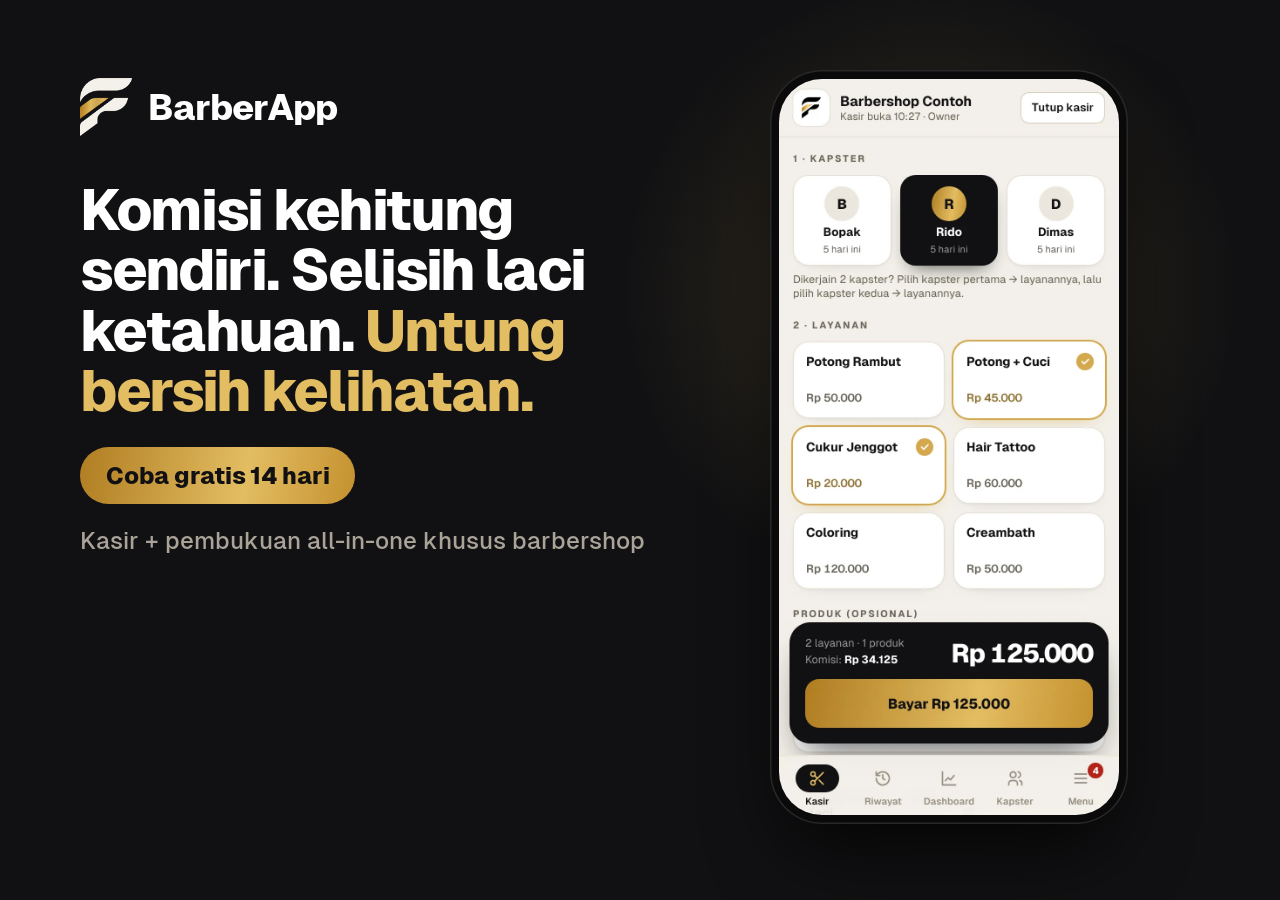
<file: tools/og.html>
<!doctype html>
<html><head><meta charset="utf-8">
<style>
@font-face{font-family:Geist;src:url(../assets/fonts/geist-500.woff2);font-weight:500}
@font-face{font-family:Geist;src:url(../assets/fonts/geist-800.woff2);font-weight:800}
html,body{margin:0}
body{width:1200px;height:630px;overflow:hidden;background:#111113;color:#fff;font-family:Geist,sans-serif;position:relative}
.glow{position:absolute;right:-80px;top:-60px;width:700px;height:700px;background:radial-gradient(circle,rgba(227,189,98,.20),transparent 62%)}
.copy{position:absolute;left:80px;top:78px;width:620px}
.brand{display:flex;align-items:center;gap:16px;font-weight:800;font-size:36px;letter-spacing:-.03em}
.brand img{width:52px;height:58px}
h1{font-size:58px;line-height:1.04;letter-spacing:-.035em;font-weight:800;margin:44px 0 26px}
h1 span{color:#E3BD62}
.pill{display:inline-block;padding:14px 26px;border-radius:999px;background:linear-gradient(100deg,#B07D22,#E3BD62 60%,#C4912F);color:#111113;font-weight:800;font-size:24px;letter-spacing:-.01em}
.sub{color:#A9A398;font-size:24px;font-weight:500;margin-top:22px}
.phone{position:absolute;left:770px;top:70px;width:340px;padding:9px;border-radius:52px;background:#0A0A0B;box-shadow:0 0 0 1.5px rgba(255,255,255,.12) inset,0 40px 80px -20px rgba(0,0,0,.8)}
.phone img{display:block;width:100%;border-radius:43px}
</style></head><body>
<div class="glow"></div>
<div class="copy">
  <div class="brand"><img src="../assets/logo-ondark-96.png">BarberApp</div>
  <h1>Komisi kehitung sendiri. Selisih laci ketahuan. <span>Untung bersih kelihatan.</span></h1>
  <span class="pill">Coba gratis 14 hari</span>
  <div class="sub">Kasir + pembukuan all-in-one khusus barbershop</div>
</div>
<div class="phone"><img src="../assets/ss-kasir.webp"></div>
</body></html>
</file>
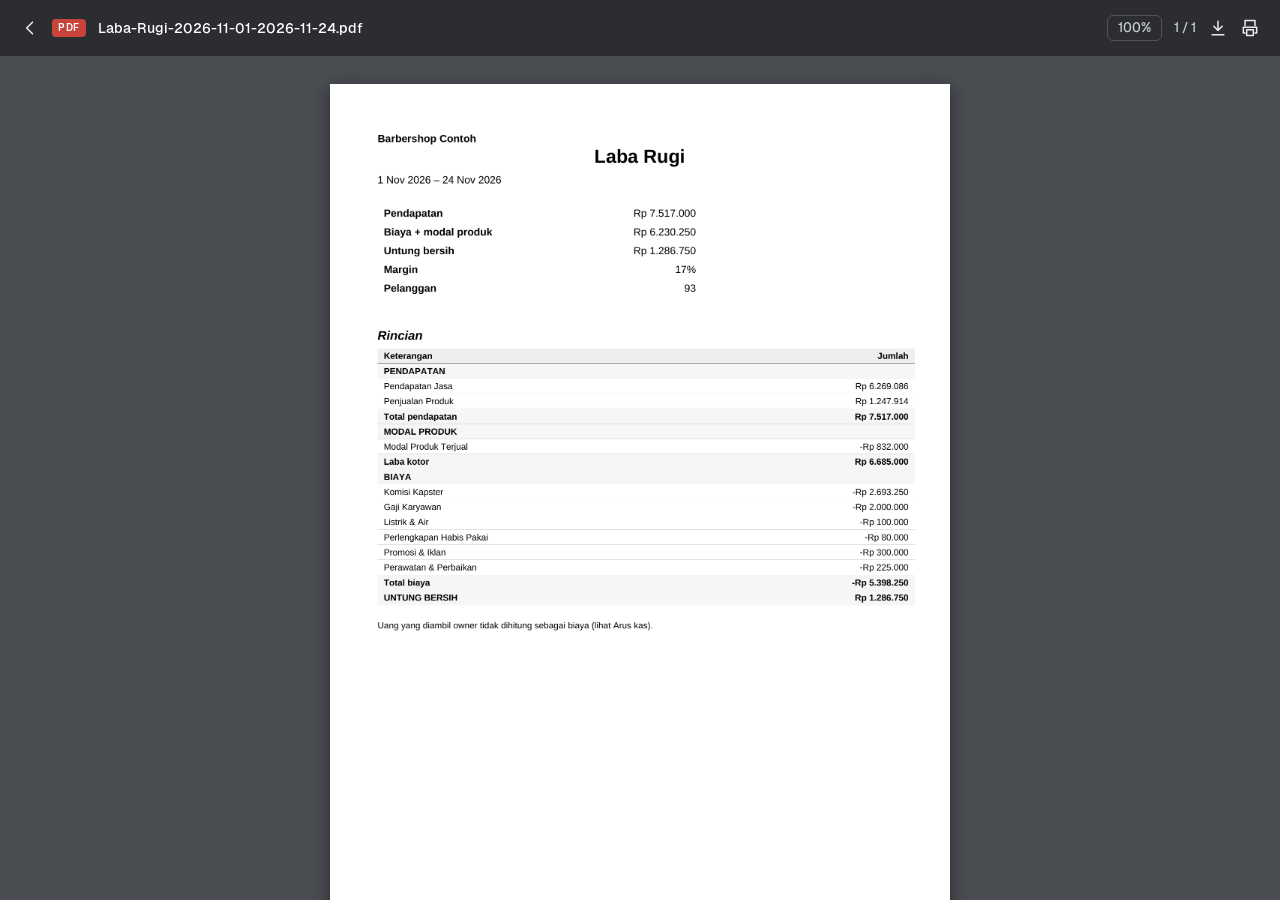
<file: tools/export/pdf.html>
<!doctype html>
<html lang="id"><head><meta charset="utf-8"><meta name="viewport" content="width=device-width, initial-scale=1">
<title>PDF viewer mock</title>
<style>
  @font-face { font-family: Geist; src: url(../../assets/fonts/geist-500.woff2); font-weight: 500; }
  @font-face { font-family: Geist; src: url(../../assets/fonts/geist-600.woff2); font-weight: 600; }
  html, body { margin: 0; height: 100%; }
  body { font-family: Geist, system-ui, sans-serif; background: #4A4D52; display: flex; flex-direction: column; overflow: hidden; }
  .bar { flex: 0 0 auto; display: flex; align-items: center; gap: 12px; height: 52px; padding: 0 14px; background: #2B2D31; color: #fff; }
  .bar svg { width: 20px; height: 20px; fill: none; stroke: #fff; stroke-width: 1.8; stroke-linecap: round; stroke-linejoin: round; flex: 0 0 auto; opacity: .9; }
  .badge { font-size: 10px; font-weight: 600; letter-spacing: .06em; background: #C8433A; color: #fff; padding: 3px 6px; border-radius: 4px; }
  .name { font-size: 14px; font-weight: 500; white-space: nowrap; overflow: hidden; text-overflow: ellipsis; flex: 1; }
  .pages { font-size: 13px; color: #C9CBD0; white-space: nowrap; }
  .zoom { display: none; font-size: 13px; color: #C9CBD0; padding: 4px 10px; border: 1px solid rgba(255,255,255,.18); border-radius: 6px; }
  .stage { flex: 1; overflow: hidden; display: flex; justify-content: center; padding: 16px 10px; }
  .page { width: 100%; max-width: 640px; align-self: flex-start; box-shadow: 0 4px 18px rgba(0,0,0,.45); background: #fff; }
  .page img { display: block; width: 100%; }
  @media (min-width: 700px) { .stage { padding: 24px; } .page { max-width: 760px; } .zoom { display: inline-block; } }
  @media (min-width: 1200px) { .bar { height: 56px; padding: 0 20px; } .stage { padding: 28px; } .page { max-width: 620px; } }
</style></head>
<body>
  <div class="bar">
    <svg viewBox="0 0 24 24"><path d="M15 5l-7 7 7 7"/></svg>
    <span class="badge">PDF</span>
    <span class="name">Laba-Rugi-2026-11-01-2026-11-24.pdf</span>
    <span class="zoom">100%</span>
    <span class="pages">1 / 1</span>
    <svg viewBox="0 0 24 24"><path d="M12 4v11M7 10l5 5 5-5M5 20h14"/></svg>
    <svg viewBox="0 0 24 24"><path d="M6 9V3h12v6M6 18H4v-7h16v7h-2M8 14h8v7H8z"/></svg>
  </div>
  <div class="stage"><div class="page"><img src="pdf-page.png" alt=""></div></div>
</body></html>
</file>
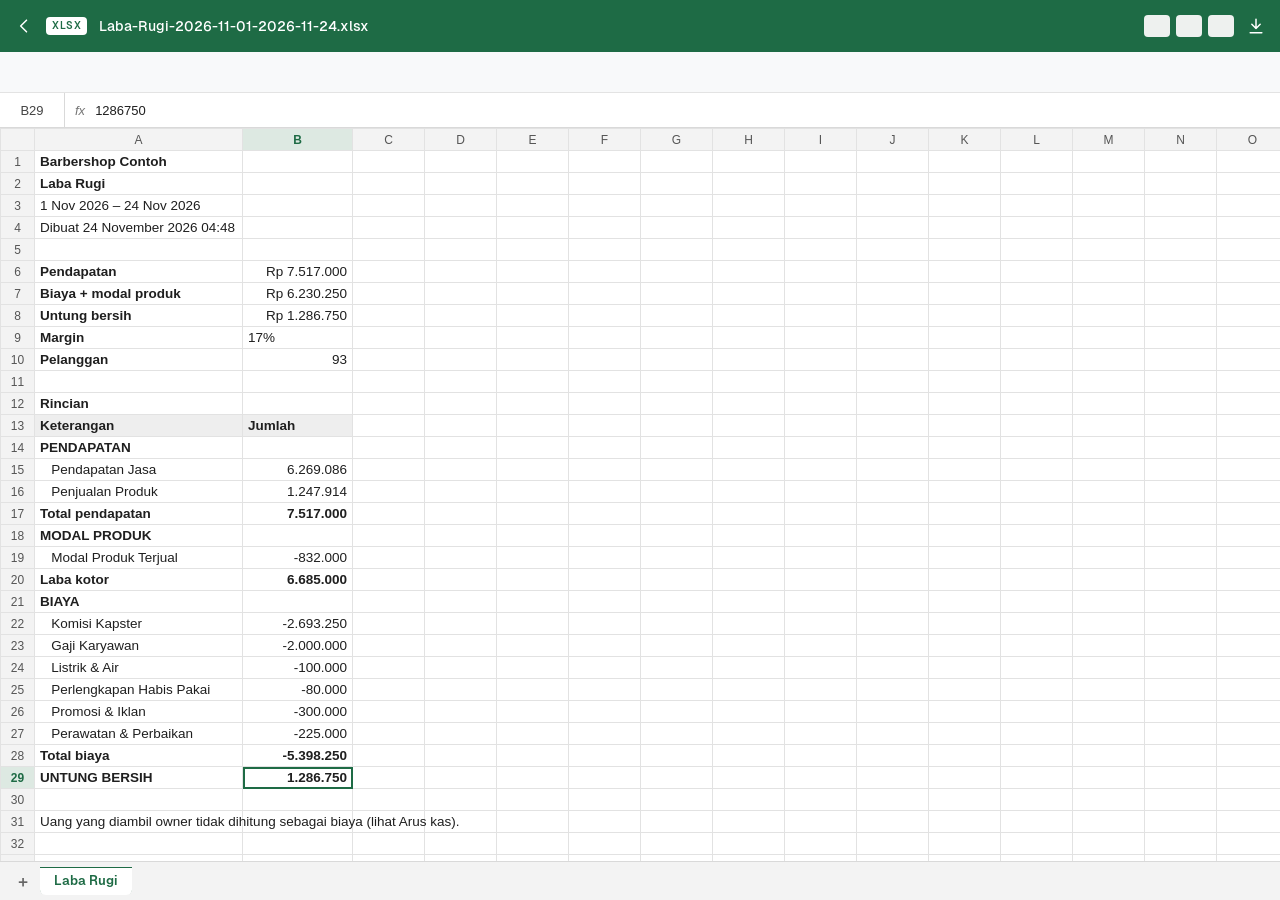
<file: tools/export/xlsx.html>
<!doctype html>
<html lang="id"><head><meta charset="utf-8"><meta name="viewport" content="width=device-width, initial-scale=1">
<title>Spreadsheet mock</title>
<style>
  @font-face { font-family: Geist; src: url(../../assets/fonts/geist-500.woff2); font-weight: 500; }
  @font-face { font-family: Geist; src: url(../../assets/fonts/geist-600.woff2); font-weight: 600; }
  html, body { margin: 0; height: 100%; }
  body { font-family: Geist, system-ui, sans-serif; background: #fff; display: flex; flex-direction: column; overflow: hidden; color: #1F1F1F; }
  .bar { flex: 0 0 auto; display: flex; align-items: center; gap: 12px; height: 52px; padding: 0 14px; background: #1E6B45; color: #fff; }
  .bar svg { width: 20px; height: 20px; fill: none; stroke: #fff; stroke-width: 1.8; stroke-linecap: round; stroke-linejoin: round; flex: 0 0 auto; }
  .badge { font-size: 10px; font-weight: 600; letter-spacing: .06em; background: #fff; color: #1E6B45; padding: 3px 6px; border-radius: 4px; }
  .name { font-size: 14px; font-weight: 500; white-space: nowrap; overflow: hidden; text-overflow: ellipsis; flex: 1; }
  .tools { display: none; gap: 6px; }
  .tools span { width: 26px; height: 22px; border-radius: 4px; background: #EEF1EF; }
  .toolbar { flex: 0 0 auto; display: none; align-items: center; gap: 8px; height: 40px; padding: 0 14px; border-bottom: 1px solid #E3E3E3; background: #F8F9FA; }
  .fx { flex: 0 0 auto; display: flex; align-items: center; height: 34px; border-bottom: 1px solid #D9D9D9; font: 13px "Liberation Sans", Arial, sans-serif; }
  .fx .ref { width: 64px; text-align: center; border-right: 1px solid #D9D9D9; height: 100%; display: grid; place-items: center; color: #444; }
  .fx .f { padding: 0 10px; color: #777; font-style: italic; }
  .fx .val { color: #1F1F1F; }
  .grid { flex: 1; overflow: hidden; }
  table { border-collapse: collapse; table-layout: fixed; font: 13.5px "Liberation Sans", Arial, sans-serif; }
  th, td { height: 21px; padding: 0 5px; border: 1px solid #E2E2E2; white-space: nowrap; overflow: hidden; }
  th { background: #F3F3F3; color: #555; font-weight: 400; font-size: 12px; text-align: center; }
  th.rn { width: 34px; }
  td.n { text-align: right; }
  td.t { overflow: visible; position: relative; z-index: 1; }
  td.b { font-weight: 700; }
  td.sel { outline: 2px solid #1E6B45; outline-offset: -2px; }
  th.hl { background: #DDE9E2; color: #1E6B45; font-weight: 700; }
  .tabs { flex: 0 0 auto; display: flex; align-items: center; gap: 4px; height: 38px; padding: 0 10px; background: #F3F3F3; border-top: 1px solid #D9D9D9; font-size: 13px; }
  .tabs .plus { width: 26px; text-align: center; color: #666; font-size: 18px; }
  .tabs .tab { padding: 6px 14px; background: #fff; border-radius: 0 0 6px 6px; color: #1E6B45; font-weight: 600; box-shadow: 0 1px 0 #1E6B45 inset; }
  @media (min-width: 700px) { .tools { display: flex; } .toolbar { display: flex; } }
</style></head>
<body>
  <div class="bar">
    <svg viewBox="0 0 24 24"><path d="M15 5l-7 7 7 7"/></svg>
    <span class="badge">XLSX</span>
    <span class="name">Laba-Rugi-2026-11-01-2026-11-24.xlsx</span>
    <div class="tools"><span></span><span></span><span></span></div>
    <svg viewBox="0 0 24 24"><path d="M12 4v11M7 10l5 5 5-5M5 20h14"/></svg>
  </div>
  <div class="toolbar" aria-hidden="true"></div>
  <div class="fx"><span class="ref">B29</span><span class="f">fx</span><span class="val">1286750</span></div>
  <div class="grid"><table id="t"></table></div>
  <div class="tabs"><span class="plus">+</span><span class="tab" id="tab"></span></div>
<script>
fetch("laba-rugi-xlsx.json").then(r => r.json()).then(d => {
  const px = w => Math.round(w * 7 + 5);
  const nf = new Intl.NumberFormat("id-ID");
  const fmt = (v, f) => {
    if (typeof v !== "number") return v;
    if (f.indexOf('"Rp"') === 0) return (v < 0 ? "-Rp " : "Rp ") + nf.format(Math.abs(v));
    if (f.indexOf("#,##0") === 0) return (v < 0 ? "-" : "") + nf.format(Math.abs(v));
    return String(v);
  };
  const map = {}; d.cells.forEach(c => map[c.r + ":" + c.c] = c);
  const cols = Math.min(16, Math.max(8, Math.ceil((innerWidth - 34 - px(d.widths.A) - px(d.widths.B)) / 72) + 2)), rows = Math.max(d.rows + 8, 40);
  const letters = "ABCDEFGHIJKLMNOP";
  let h = "<colgroup><col style='width:34px'>";
  for (let c = 1; c <= cols; c++) h += `<col style="width:${c === 1 ? px(d.widths.A) : c === 2 ? px(d.widths.B) : 72}px">`;
  h += "</colgroup><tr><th class='rn'></th>";
  for (let c = 1; c <= cols; c++) h += `<th class="${c === 2 ? "hl" : ""}">${letters[c - 1]}</th>`;
  h += "</tr>";
  for (let r = 1; r <= rows; r++) {
    h += `<tr><th class="rn ${r === 29 ? "hl" : ""}">${r}</th>`;
    for (let c = 1; c <= cols; c++) {
      const cell = map[r + ":" + c];
      if (!cell) { h += "<td" + (r === 29 && c === 2 ? " class='sel'" : "") + "></td>"; continue; }
      const cls = [typeof cell.v === "number" ? "n" : "t", cell.b ? "b" : "", r === 29 && c === 2 ? "sel" : ""].join(" ");
      const style = cell.fill ? ` style="background:#${cell.fill}"` : "";
      const txt = String(fmt(cell.v, cell.fmt)).replace(/^ +/, m => "&nbsp;".repeat(m.length));
      h += `<td class="${cls}"${style}>${txt}</td>`;
    }
    h += "</tr>";
  }
  const t = document.getElementById("t");
  t.innerHTML = h;
  t.style.width = (34 + px(d.widths.A) + px(d.widths.B) + (cols - 2) * 72) + "px";
  document.getElementById("tab").textContent = d.sheet;
  document.body.dataset.ready = "1";
});
</script>
</body></html>
</file>
<file: style.css>
/* =========================================================
   BarberApp landing — style.css (tanpa framework)
   ========================================================= */

/* ---------- Fonts (self-host) ---------- */
@font-face { font-family: "Geist"; src: url("assets/fonts/geist-400.woff2") format("woff2"); font-weight: 400; font-style: normal; font-display: swap; }
@font-face { font-family: "Geist"; src: url("assets/fonts/geist-500.woff2") format("woff2"); font-weight: 500; font-style: normal; font-display: swap; }
@font-face { font-family: "Geist"; src: url("assets/fonts/geist-600.woff2") format("woff2"); font-weight: 600; font-style: normal; font-display: swap; }
@font-face { font-family: "Geist"; src: url("assets/fonts/geist-700.woff2") format("woff2"); font-weight: 700; font-style: normal; font-display: swap; }
@font-face { font-family: "Geist"; src: url("assets/fonts/geist-800.woff2") format("woff2"); font-weight: 800; font-style: normal; font-display: swap; }

/* ---------- Tokens ---------- */
:root {
  --onyx: #111113;
  --onyx-2: #1a1a1d;
  --ivory: #F3F0E9;
  --white: #FFFFFF;
  --gold: #B8862B;
  --gold-light: #E3BD62;
  --gold-ink: #8A6418;          /* emas gelap untuk teks kecil di background terang (kontras AA) */
  --gold-grad: linear-gradient(100deg, #B07D22, #E3BD62 60%, #C4912F);
  --text: #111113;
  --muted: #6B655B;
  --muted-dark: #A9A398;        /* teks muted di background onyx */
  --line: #E6E0D4;
  --line-dark: rgba(255, 255, 255, .1);

  --radius: 20px;
  --radius-sm: 12px;
  --shadow: 0 1px 2px rgba(17, 17, 19, .04), 0 8px 24px -12px rgba(17, 17, 19, .12);
  --shadow-lg: 0 30px 60px -20px rgba(0, 0, 0, .55);

  --nav-h: 64px;
  --gutter: 20px;
  --maxw: 1180px;
  --ease: cubic-bezier(.2, .7, .2, 1);
}

/* ---------- Reset ---------- */
*, *::before, *::after { box-sizing: border-box; }
html { -webkit-text-size-adjust: 100%; scroll-padding-top: calc(var(--nav-h) + 12px); }
@media (prefers-reduced-motion: no-preference) { html { scroll-behavior: smooth; } }
body {
  margin: 0;
  font-family: "Geist", system-ui, -apple-system, "Segoe UI", Roboto, sans-serif;
  font-size: 1rem;
  line-height: 1.6;
  color: var(--text);
  background: var(--ivory);
  -webkit-font-smoothing: antialiased;
  text-rendering: optimizeLegibility;
}
img { max-width: 100%; height: auto; display: block; }
h1, h2, h3, h4 { margin: 0; line-height: 1.1; letter-spacing: -0.03em; font-weight: 800; }
p { margin: 0; }
ul, ol { margin: 0; padding: 0; list-style: none; }
a { color: inherit; }
svg { flex-shrink: 0; }

:focus-visible { outline: 3px solid var(--gold-light); outline-offset: 3px; border-radius: 6px; }
.light :focus-visible, .white :focus-visible { outline-color: var(--gold-ink); }

.skip-link {
  position: absolute; left: 12px; top: -60px; z-index: 100;
  background: var(--gold-light); color: var(--onyx); padding: 10px 16px; border-radius: 10px; font-weight: 600;
}
.skip-link:focus { top: 12px; }

/* ---------- Layout ---------- */
.container { width: 100%; max-width: var(--maxw); margin: 0 auto; padding: 0 var(--gutter); }
.section { padding: 72px 0; }
.light { background: var(--ivory); }
.white { background: var(--white); }
.dark { background: var(--onyx); color: var(--white); }

.section-head { max-width: 680px; margin-bottom: 40px; }
.section-head h2 { font-size: clamp(1.75rem, 1.2rem + 2.6vw, 2.75rem); }
.section-head .lead { margin-top: 14px; }

.eyebrow {
  display: inline-flex; align-items: center; gap: 10px;
  font-size: .78rem; font-weight: 600; letter-spacing: .12em; text-transform: uppercase;
  color: var(--gold-ink); margin-bottom: 14px;
}
.eyebrow::before { content: ""; width: 18px; height: 2px; border-radius: 2px; background: var(--gold-grad); }
.eyebrow--dark { color: var(--gold-light); }

.lead { font-size: 1.075rem; color: var(--muted); max-width: 560px; }
.dark .lead { color: var(--muted-dark); }
.text-gold { color: var(--gold-light); }
.link { color: var(--gold-ink); font-weight: 600; text-underline-offset: 3px; }

/* ---------- Buttons ---------- */
.btn {
  display: inline-flex; align-items: center; justify-content: center; gap: 10px;
  min-height: 48px; padding: 0 22px; border-radius: 999px;
  font: inherit; font-weight: 600; font-size: 1rem; letter-spacing: -0.01em;
  text-decoration: none; cursor: pointer; border: 1px solid transparent;
  transition: transform .2s var(--ease), box-shadow .2s var(--ease), background-color .2s, border-color .2s;
}
.btn:active { transform: translateY(1px); }
.btn--gold {
  background: var(--gold-grad); color: var(--onyx);
  box-shadow: 0 1px 0 rgba(255, 255, 255, .35) inset, 0 8px 20px -8px rgba(184, 134, 43, .7);
}
.btn--gold:hover { box-shadow: 0 1px 0 rgba(255, 255, 255, .35) inset, 0 12px 28px -8px rgba(184, 134, 43, .85); transform: translateY(-1px); }
.btn--ghost { color: var(--white); border-color: rgba(255, 255, 255, .22); background: rgba(255, 255, 255, .03); }
.btn--ghost:hover { border-color: rgba(255, 255, 255, .5); background: rgba(255, 255, 255, .07); }
.btn--outline { color: var(--onyx); border-color: var(--line); background: var(--white); }
.btn--outline:hover { border-color: var(--onyx); }
.btn--sm { min-height: 44px; padding: 0 18px; font-size: .95rem; }
.btn--lg { min-height: 54px; padding: 0 26px; }
.btn--xl { min-height: 60px; padding: 0 30px; font-size: 1.075rem; }
.btn--block { width: 100%; }
.btn .ico { width: 20px; height: 20px; fill: none; stroke: currentColor; stroke-width: 1.8; stroke-linecap: round; stroke-linejoin: round; }
.btn-row { display: flex; flex-wrap: wrap; gap: 12px; }
@media (max-width: 479px) { .btn-row .btn { flex: 1 1 100%; } }

/* ---------- Navbar ---------- */
.nav {
  position: sticky; top: 0; z-index: 50;
  background: rgba(17, 17, 19, .82);
  -webkit-backdrop-filter: saturate(150%) blur(14px);
  backdrop-filter: saturate(150%) blur(14px);
  border-bottom: 1px solid var(--line-dark);
  color: var(--white);
}
.nav__inner { display: flex; align-items: center; gap: 12px; height: var(--nav-h); }
.brand { display: inline-flex; align-items: center; gap: 10px; text-decoration: none; font-weight: 800; font-size: 1.15rem; letter-spacing: -0.03em; min-height: 44px; }
.brand img { width: 29px; height: 32px; }
.nav__menu { display: none; }
.nav__cta { margin-left: auto; }
.nav__toggle {
  display: inline-grid; place-items: center; width: 44px; height: 44px;
  border-radius: 12px; border: 1px solid var(--line-dark); background: transparent; color: var(--white); cursor: pointer;
}
.nav__toggle .i-close { display: none; }
.nav__toggle[aria-expanded="true"] .i-open { display: none; }
.nav__toggle[aria-expanded="true"] .i-close { display: inline; }

/* menu mobile (dropdown) */
.nav.is-open .nav__menu {
  display: flex; flex-direction: column;
  position: absolute; left: 0; right: 0; top: var(--nav-h);
  background: var(--onyx); border-bottom: 1px solid var(--line-dark);
  padding: 8px var(--gutter) 16px;
}
.nav__menu a {
  display: flex; align-items: center; min-height: 48px; text-decoration: none;
  font-weight: 500; color: rgba(255, 255, 255, .85);
}
.nav.is-open .nav__menu a + a { border-top: 1px solid var(--line-dark); }
.nav__menu a:hover { color: var(--white); }

@media (min-width: 768px) {
  .nav__toggle { display: none; }
  .nav__menu, .nav.is-open .nav__menu {
    display: flex; flex-direction: row; gap: 8px; position: static; padding: 0; background: none; border: 0;
    margin-left: auto;
  }
  .nav.is-open .nav__menu a + a { border: 0; }
  .nav__menu a { padding: 0 14px; font-size: .95rem; }
  .nav__cta { margin-left: 8px; }
}

/* ---------- Hero ---------- */
.hero { position: relative; overflow: hidden; padding: 48px 0 0; }
.hero::before { /* garis halus dekoratif */
  content: ""; position: absolute; inset: 0; pointer-events: none;
  background-image: radial-gradient(circle at 80% 30%, rgba(227, 189, 98, .10), transparent 45%);
}
.hero__grid { position: relative; display: grid; gap: 40px; }
.hero h1 { font-size: clamp(2.25rem, 1.3rem + 4.6vw, 4.1rem); line-height: 1.04; margin-bottom: 20px; }
.hero .lead { margin-bottom: 28px; font-size: 1.125rem; }
.hero__notes { display: flex; flex-wrap: wrap; gap: 8px 18px; margin-top: 22px; font-size: .9rem; color: var(--muted-dark); }
.hero__notes li { display: inline-flex; align-items: center; gap: 8px; }
.hero__notes li::before { content: ""; width: 6px; height: 6px; border-radius: 50%; background: var(--gold-light); }

.hero__visual {
  position: relative; height: 430px; margin: 0 -8px;
  display: flex; justify-content: center; align-items: flex-start;
}
.hero__visual .phone { position: absolute; top: 0; }
.hero__visual .phone--front { width: 230px; left: 50%; transform: translateX(-22%); z-index: 2; }
.hero__visual .phone--back { width: 196px; left: 50%; top: 44px; transform: translateX(-84%) rotate(-7deg); z-index: 1; }
.hero__glow {
  position: absolute; z-index: 0; width: 360px; height: 360px; left: 50%; top: 60px; transform: translateX(-50%);
  background: radial-gradient(circle, rgba(227, 189, 98, .22), transparent 65%); filter: blur(10px);
}

@media (min-width: 1024px) {
  .hero { padding: 72px 0 0; }
  .hero__grid { grid-template-columns: 1.05fr .95fr; align-items: center; gap: 24px; }
  .hero__copy { padding-bottom: 72px; }
  .hero__visual { height: 600px; margin: 0; }
  .hero__visual .phone--front { width: 300px; transform: translateX(-20%); top: 10px; }
  .hero__visual .phone--back { width: 270px; top: 70px; transform: translateX(-95%) rotate(-8deg); }
  .hero__glow { width: 520px; height: 520px; }
}

/* ---------- Device frames ---------- */
.phone {
  position: relative;
  padding: 7px;
  border-radius: 40px;
  background: #0A0A0B;
  box-shadow: 0 0 0 1px rgba(255, 255, 255, .09) inset, 0 0 0 1px rgba(0, 0, 0, .5), var(--shadow-lg);
}
.phone img { width: 100%; border-radius: 33px; aspect-ratio: 780 / 1688; object-fit: cover; background: var(--ivory); }
.light .phone, .white .phone { box-shadow: 0 0 0 1px rgba(255, 255, 255, .06) inset, 0 30px 50px -24px rgba(17, 17, 19, .45); }

.browser {
  margin: 0; overflow: hidden; border-radius: 14px; background: #ECE8DF;
  border: 1px solid var(--line); box-shadow: 0 30px 50px -28px rgba(17, 17, 19, .4);
}
.browser__bar { display: flex; gap: 6px; align-items: center; height: 30px; padding: 0 12px; background: #E6E1D6; border-bottom: 1px solid var(--line); }
.browser__bar i { width: 10px; height: 10px; border-radius: 50%; background: #CFC8B9; }
.browser img { width: 100%; aspect-ratio: 2160 / 1350; }

.laptop { max-width: 980px; margin: 0 auto; }
.laptop__screen {
  padding: 10px; border-radius: 18px 18px 0 0; background: #0A0A0B;
  box-shadow: 0 0 0 1px rgba(255, 255, 255, .12) inset;
}
.laptop__screen img { width: 100%; border-radius: 6px; aspect-ratio: 2160 / 1350; }
.laptop__base {
  height: 14px; margin: 0 -5%; border-radius: 0 0 14px 14px;
  background: linear-gradient(#3A3A3E, #1E1E21); position: relative;
  box-shadow: 0 30px 50px -10px rgba(0, 0, 0, .6);
}
.laptop__base::before { content: ""; position: absolute; left: 50%; top: 0; width: 18%; height: 5px; transform: translateX(-50%); border-radius: 0 0 8px 8px; background: #121214; }

/* ---------- Cards ---------- */
.card {
  background: var(--white); border: 1px solid var(--line); border-radius: var(--radius);
  box-shadow: var(--shadow);
}
.white .card { background: var(--ivory); box-shadow: none; }

/* Ikon garis (sprite <use>) */
.ico, .pain__ico, .module__ico { fill: none; stroke: currentColor; stroke-width: 1.7; stroke-linecap: round; stroke-linejoin: round; }

/* ---------- All-in-one ---------- */
.aio__grid { display: grid; gap: 32px; align-items: center; }
.allinone .section-head { margin-bottom: 0; }
.replace { margin-top: 24px; }
.replace__label { font-size: .9rem; font-weight: 600; margin-bottom: 10px; }
.replace__list { display: flex; flex-wrap: wrap; gap: 8px; }
.replace__list li {
  font-size: .88rem; color: var(--muted); padding: 5px 12px; border-radius: 999px; border: 1px dashed #CFC6B4;
  text-decoration: line-through; text-decoration-color: rgba(107, 101, 91, .6);
}
.modules { display: grid; grid-template-columns: 1fr 1fr; gap: 10px; }
.module {
  display: flex; align-items: center; gap: 12px; padding: 14px; min-height: 64px;
  background: var(--white); border: 1px solid var(--line); border-radius: 16px; font-weight: 600; font-size: .95rem; line-height: 1.25; letter-spacing: -0.01em;
}
.module__ico { width: 36px; height: 36px; padding: 8px; border-radius: 10px; background: var(--onyx); color: var(--gold-light); }
@media (min-width: 640px) { .modules { grid-template-columns: repeat(3, 1fr); } }
@media (min-width: 1024px) {
  .aio__grid { grid-template-columns: .9fr 1.1fr; gap: 56px; }
  .module { padding: 16px; }
}

/* ---------- Masalah ---------- */
.pain-grid { display: grid; gap: 14px; }
.pain { padding: 24px; display: flex; flex-direction: column; }
.pain__ico {
  width: 44px; height: 44px; padding: 10px; border-radius: 12px; margin-bottom: 18px;
  background: var(--onyx); color: var(--gold-light);
}
.pain h3 { font-size: 1.2rem; margin-bottom: 8px; }
.pain__now { color: var(--muted); margin-bottom: 16px; flex: 1; }
.pain__fix { padding: 12px 14px; border-radius: 12px; background: var(--white); border: 1px solid var(--line); font-size: .95rem; line-height: 1.5; }
.pain__fix strong { color: var(--gold-ink); }
@media (min-width: 640px) { .pain-grid { grid-template-columns: 1fr 1fr; gap: 18px; } }
@media (min-width: 1024px) { .pain-grid { grid-template-columns: repeat(3, 1fr); } .pain { padding: 28px; } }

/* ---------- Fitur ---------- */
.fnav { margin: -8px calc(-1 * var(--gutter)) 24px; }
.fnav ul { display: flex; gap: 8px; overflow-x: auto; padding: 4px var(--gutter) 8px; scrollbar-width: none; }
.fnav ul::-webkit-scrollbar { display: none; }
.fnav a {
  display: inline-flex; align-items: center; min-height: 44px; padding: 0 16px; border-radius: 999px; white-space: nowrap;
  background: var(--white); border: 1px solid var(--line); text-decoration: none; font-size: .92rem; font-weight: 500;
}
.fnav a:hover { border-color: var(--onyx); }
@media (min-width: 1024px) { .fnav { margin: -8px 0 32px; } .fnav ul { flex-wrap: wrap; padding: 4px 0; overflow: visible; } }

.feature { display: grid; gap: 28px; align-items: center; padding: 40px 0 48px; scroll-margin-top: calc(var(--nav-h) + 16px); }
.feature + .feature { border-top: 1px solid var(--line); }
.feature__num { font-size: .82rem; font-weight: 600; letter-spacing: .08em; text-transform: uppercase; color: var(--gold-ink); margin-bottom: 12px; }
.feature h3 { font-size: clamp(1.5rem, 1.1rem + 1.8vw, 2.25rem); margin-bottom: 14px; }
.feature__lead { color: var(--muted); font-size: 1.05rem; margin-bottom: 20px; max-width: 540px; }
.feature__media { min-width: 0; }

.checks { display: grid; gap: 12px; }
.checks li { position: relative; padding-left: 32px; line-height: 1.5; }
.checks li::before {
  content: ""; position: absolute; left: 0; top: 1px; width: 22px; height: 22px; border-radius: 50%;
  background: var(--onyx) url("data:image/svg+xml,%3Csvg xmlns='http://www.w3.org/2000/svg' viewBox='0 0 24 24' fill='none' stroke='%23E3BD62' stroke-width='3' stroke-linecap='round' stroke-linejoin='round'%3E%3Cpath d='M6 12.5l4 4 8-9'/%3E%3C/svg%3E") center / 13px no-repeat;
}
.checks--sm { gap: 10px; font-size: .95rem; }
.checks--dark li::before { background-color: rgba(227, 189, 98, .14); }

@media (min-width: 1024px) {
  .feature { grid-template-columns: minmax(0, .95fr) minmax(0, 1.05fr); gap: 56px; padding: 64px 0; }
  .feature--flip .feature__copy { order: 2; }
}

/* ---------- Slider (scroll-snap, tanpa library) ---------- */
.slider { position: relative; }
.slider__track {
  position: relative; display: flex; gap: 16px; overflow-x: auto; overscroll-behavior-x: contain;
  scroll-snap-type: x mandatory; scrollbar-width: none;
  margin: 0 calc(-1 * var(--gutter)); padding: 8px var(--gutter) 20px; scroll-padding-inline: var(--gutter);
}
.slider__track::-webkit-scrollbar { display: none; }
.slider__track:focus-visible { outline-offset: -3px; }
.slide { flex: 0 0 auto; width: min(60vw, 236px); margin: 0; scroll-snap-align: center; }
.slide .phone img { aspect-ratio: 1 / 2; object-fit: cover; object-position: top; }
.slide figcaption { margin-top: 12px; font-size: .9rem; font-weight: 500; text-align: center; color: var(--muted); line-height: 1.35; }
.dark .slide figcaption { color: var(--muted-dark); }
.slider__nav { display: flex; align-items: center; justify-content: center; gap: 8px; margin-top: 4px; }
.slider__btn {
  display: inline-grid; place-items: center; width: 44px; height: 44px; border-radius: 50%; cursor: pointer;
  background: var(--white); border: 1px solid var(--line); color: var(--onyx); transition: border-color .2s, opacity .2s;
}
.slider__btn svg { width: 18px; height: 18px; fill: none; stroke: currentColor; stroke-width: 2; stroke-linecap: round; stroke-linejoin: round; }
.slider__btn:hover:not(:disabled) { border-color: var(--onyx); }
.slider__btn:disabled { opacity: .35; cursor: default; }
.dark .slider__btn { background: transparent; border-color: rgba(255, 255, 255, .22); color: var(--white); }
.dark .slider__btn:hover:not(:disabled) { border-color: rgba(255, 255, 255, .6); }
.slider__dots { display: flex; flex-wrap: wrap; justify-content: center; max-width: 220px; }
.slider__dot { width: 24px; height: 24px; padding: 0; border: 0; background: none; cursor: pointer; display: grid; place-items: center; }
.slider__dot::before { content: ""; width: 7px; height: 7px; border-radius: 99px; background: #CFC6B4; transition: width .25s var(--ease), background-color .25s; }
.slider__dot[aria-current="true"]::before { width: 18px; background: var(--onyx); }
.dark .slider__dot::before { background: rgba(255, 255, 255, .25); }
.dark .slider__dot[aria-current="true"]::before { background: var(--gold-light); }
html:not(.js) .slider__nav, .slider.is-single .slider__nav { display: none; }

@media (min-width: 1024px) {
  .slider__track { margin: 0; padding: 8px 4px 20px; scroll-padding-inline: 4px; }
  .slide { width: 240px; scroll-snap-align: start; }
  .feature__media .slider__track {
    -webkit-mask-image: linear-gradient(90deg, #000 85%, transparent);
            mask-image: linear-gradient(90deg, #000 85%, transparent);
  }
}

/* laptop slider */
.slider--laptop .slide { width: min(88vw, 960px); }
.slider--laptop .slide figcaption { margin-top: 18px; font-size: .95rem; }
@media (min-width: 1024px) {
  .slider--laptop .slider__track { padding-inline: calc((100% - 960px) / 2); scroll-padding-inline: calc((100% - 960px) / 2); }
  .slider--laptop .slide { width: 960px; scroll-snap-align: center; }
  .slider--laptop .slider__track {
    -webkit-mask-image: linear-gradient(90deg, transparent, #000 calc((100% - 960px) / 2), #000 calc(100% - (100% - 960px) / 2), transparent);
            mask-image: linear-gradient(90deg, transparent, #000 calc((100% - 960px) / 2), #000 calc(100% - (100% - 960px) / 2), transparent);
  }
}

/* ---------- Frame tablet ---------- */
.tablet {
  padding: 9px; border-radius: 26px; background: #0A0A0B;
  box-shadow: 0 0 0 1px rgba(255, 255, 255, .06) inset, 0 30px 50px -24px rgba(17, 17, 19, .45);
}
.tablet img { width: 100%; border-radius: 17px; aspect-ratio: 1230 / 1770; object-fit: cover; object-position: top; background: #fff; }

/* ---------- Export PDF & Excel ---------- */
.xpoints { display: grid; gap: 12px; margin-bottom: 36px; }
.xpoints li { padding: 18px 20px; border-radius: 16px; background: var(--ivory); border: 1px solid var(--line); }
.xpoints strong { display: block; font-size: 1.02rem; letter-spacing: -0.01em; margin-bottom: 4px; }
.xpoints span { color: var(--muted); font-size: .95rem; line-height: 1.5; }
@media (min-width: 640px) { .xpoints { grid-template-columns: 1fr 1fr; gap: 14px; } }
@media (min-width: 1024px) { .xpoints { grid-template-columns: repeat(4, 1fr); } }

.xshow { padding: 24px 16px 20px; border-radius: 24px; background: var(--ivory); border: 1px solid var(--line); }
.xtabs { display: none; gap: 6px; padding: 5px; margin: 0 auto 24px; width: max-content; max-width: 100%; border-radius: 999px; background: var(--white); border: 1px solid var(--line); }
.js .xtabs { display: flex; }
.xtabs button {
  display: inline-flex; align-items: center; gap: 8px; min-height: 44px; padding: 0 18px; border: 0; border-radius: 999px;
  background: transparent; color: var(--muted); font: inherit; font-weight: 600; font-size: .95rem; cursor: pointer; transition: background-color .2s, color .2s;
}
.xtabs button[aria-selected="true"] { background: var(--onyx); color: var(--white); }
.xtabs button { white-space: nowrap; }
.xtabs__word { white-space: pre; }
@media (max-width: 479px) { .xtabs__word { display: none; } .xtabs button { padding: 0 16px; } }
.xtabs__badge { font-size: .66rem; font-weight: 700; letter-spacing: .06em; padding: 3px 6px; border-radius: 4px; color: #fff; }
.xtabs__badge--pdf { background: #C8433A; }
.xtabs__badge--xlsx { background: #1E6B45; }

.xstage { display: grid; grid-template-columns: 1fr 1fr; gap: 20px 14px; align-items: end; }
.xdev { margin: 0; min-width: 0; }
.xdev figcaption { margin-top: 10px; text-align: center; font-size: .85rem; font-weight: 600; color: var(--muted); }
.xdev--laptop { grid-column: 1 / -1; }
.xdev--laptop .laptop__screen { padding: 7px; border-radius: 12px 12px 0 0; }
.xdev--laptop .laptop__screen img { border-radius: 4px; }
.xdev--laptop .laptop__base { height: 10px; }
.xdev--tab { justify-self: end; width: 100%; max-width: 200px; }
.xdev--hp { justify-self: start; width: 72%; max-width: 130px; }
.xdev .phone { padding: 5px; border-radius: 26px; }
.xdev .phone img { border-radius: 21px; }
.xstage[data-format="pdf"] .x-xlsx, .xstage[data-format="xlsx"] .x-pdf { display: none; }
.xnote { margin-top: 18px; text-align: center; font-size: .85rem; color: var(--muted); }

@media (min-width: 768px) {
  .xshow { padding: 32px 32px 24px; }
  .xstage { position: relative; display: block; aspect-ratio: 100 / 56; }
  .xdev { position: absolute; }
  .xdev--laptop { left: 0; top: 0; width: 72%; }
  .xdev--tab { right: 0; bottom: 34px; width: 25%; max-width: none; z-index: 1; }
  .xdev--hp { left: 61%; bottom: 34px; width: 12.5%; max-width: none; z-index: 2; }
  .xdev--tab figcaption, .xdev--hp figcaption { position: absolute; left: 0; right: 0; bottom: -34px; margin: 0; }
  .xdev .phone { padding: 6px; border-radius: 30px; }
  .xdev .phone img { border-radius: 24px; }
}
@media (min-width: 1100px) { .xdev--laptop .laptop__screen { padding: 10px; } .xdev--laptop .laptop__base { height: 14px; } }

/* ---------- Devices ---------- */
.devices { overflow: hidden; }
.devices .section-head { margin-bottom: 40px; }

/* ---------- Role ---------- */
.role-grid { display: grid; gap: 12px; }
.role { padding: 22px; }
.role__name { font-weight: 800; font-size: 1.15rem; letter-spacing: -0.02em; }
.role__who { font-size: .8rem; font-weight: 600; letter-spacing: .08em; text-transform: uppercase; color: var(--gold-ink); margin: 2px 0 10px; }
.role p:last-child { color: var(--muted); font-size: .95rem; line-height: 1.5; }
@media (min-width: 640px) { .role-grid { grid-template-columns: 1fr 1fr; gap: 16px; } }
@media (min-width: 1024px) { .role-grid { grid-template-columns: repeat(3, 1fr); } .role { padding: 26px; } }

/* ---------- Contoh kasus ---------- */
.case-grid { display: grid; gap: 14px; }
.case { padding: 24px; display: flex; flex-direction: column; }
.case h3 { font-size: 1.15rem; margin-bottom: 10px; }
.case__q { color: var(--muted); font-size: .95rem; margin-bottom: 16px; flex: 1; }
.case__a { padding-top: 14px; border-top: 1px solid var(--line); font-size: .95rem; font-weight: 500; line-height: 1.5; }
.case__a span { display: block; font-size: .75rem; font-weight: 700; letter-spacing: .1em; text-transform: uppercase; color: var(--gold-ink); margin-bottom: 4px; }
@media (min-width: 768px) { .case-grid { grid-template-columns: 1fr 1fr; gap: 18px; } }
@media (min-width: 1100px) { .case-grid { grid-template-columns: repeat(4, 1fr); } }

/* ---------- Panduan ---------- */
.guide { overflow: hidden; }
.guide__grid { display: grid; gap: 40px; align-items: center; }
.guide h2 { font-size: clamp(1.75rem, 1.2rem + 2.6vw, 2.75rem); margin-bottom: 14px; }
.guide .lead { margin-bottom: 24px; }
.guide__stats { display: flex; gap: 12px; margin-bottom: 24px; }
.guide__stats li { flex: 1; padding: 14px 16px; border-radius: 16px; border: 1px solid var(--line-dark); background: rgba(255, 255, 255, .03); }
.guide__stats strong { display: block; font-size: 1.9rem; font-weight: 800; letter-spacing: -0.03em; line-height: 1; color: var(--gold-light); }
.guide__stats span { font-size: .85rem; color: var(--muted-dark); }
.guide .checks { margin-bottom: 22px; }
.guide__plus { color: var(--muted-dark); margin-bottom: 26px; max-width: 520px; }
.guide__visual { position: relative; height: 380px; max-width: 460px; margin: 0 auto; width: 100%; }
.guide__page {
  position: absolute; width: 58%; border-radius: 8px; background: var(--white);
  box-shadow: 0 30px 60px -20px rgba(0, 0, 0, .7), 0 0 0 1px rgba(255, 255, 255, .08);
}
.guide__page--1 { left: 0; top: 30px; transform: rotate(-6deg); }
.guide__page--2 { right: 0; top: 30px; transform: rotate(6deg); }
.guide__page--3 { left: 21%; top: 0; z-index: 2; }
@media (min-width: 480px) { .guide__visual { height: 440px; } }
@media (min-width: 1024px) {
  .guide__grid { grid-template-columns: 1fr 1fr; gap: 64px; }
  .guide__visual { height: 560px; max-width: 520px; }
}

/* ---------- Cara mulai ---------- */
.steps { display: grid; gap: 14px; counter-reset: s; }
.step { position: relative; padding: 24px; background: var(--white); border: 1px solid var(--line); border-radius: var(--radius); }
.step__num {
  display: inline-grid; place-items: center; width: 40px; height: 40px; border-radius: 50%;
  background: var(--gold-grad); color: var(--onyx); font-weight: 800; margin-bottom: 18px;
}
.step h3 { font-size: 1.25rem; margin-bottom: 6px; }
.step p { color: var(--muted); }
@media (min-width: 768px) {
  .steps { grid-template-columns: repeat(3, 1fr); gap: 18px; }
  .step { padding: 28px; }
}

/* ---------- Harga ---------- */
.price-grid { display: grid; gap: 16px; align-items: stretch; }
.price { position: relative; display: flex; flex-direction: column; padding: 28px 24px 24px; }
.price h3 { font-size: 1.1rem; letter-spacing: -0.01em; font-weight: 700; margin-bottom: 14px; }
.price__amount { font-size: clamp(2rem, 1.6rem + 1.6vw, 2.5rem); font-weight: 800; letter-spacing: -0.035em; line-height: 1; }
.price__rp { font-size: .5em; font-weight: 700; vertical-align: .55em; margin-right: 4px; letter-spacing: 0; }
.price__per { font-size: .4em; font-weight: 500; color: var(--muted); margin-left: 4px; letter-spacing: 0; }
.price__note { color: var(--muted); margin: 12px 0 22px; min-height: 3em; font-size: .95rem; }
.price .checks { margin-bottom: 26px; flex: 1; }
.price--featured { background: var(--onyx) !important; color: var(--white); border-color: var(--onyx); box-shadow: 0 30px 60px -30px rgba(17, 17, 19, .6); }
.price--featured .price__per, .price--featured .price__note { color: var(--muted-dark); }
.price--featured .checks li::before { background-color: rgba(227, 189, 98, .14); }
.badge {
  position: absolute; top: -13px; left: 24px; padding: 5px 12px; border-radius: 999px;
  background: var(--gold-grad); color: var(--onyx); font-size: .78rem; font-weight: 700; letter-spacing: .02em;
}
.price-foot { margin-top: 24px; color: var(--muted); font-size: .95rem; }
@media (min-width: 900px) {
  .price-grid { grid-template-columns: repeat(3, 1fr); gap: 20px; align-items: center; }
  .price { padding: 32px 28px 28px; }
  .price--featured { padding-top: 44px; padding-bottom: 40px; }
}

/* ---------- Testimoni ---------- */
.testi-grid { display: grid; gap: 14px; }
.testi { margin: 0; padding: 24px; display: flex; flex-direction: column; gap: 20px; }
.testi blockquote { margin: 0; font-size: 1.05rem; }
.testi--placeholder { border-style: dashed; border-color: #CFC6B4; background: transparent; box-shadow: none; }
.testi--placeholder blockquote p { font-weight: 600; color: var(--muted); letter-spacing: .02em; }
.testi figcaption { display: flex; align-items: center; gap: 12px; font-size: .9rem; color: var(--muted); }
.testi figcaption strong { color: var(--text); }
.testi__avatar { width: 40px; height: 40px; border-radius: 50%; background: var(--line); }
@media (min-width: 768px) { .testi-grid { grid-template-columns: repeat(3, 1fr); gap: 18px; } }

/* ---------- FAQ ---------- */
.faq { display: grid; gap: 10px; }
.faq details { background: var(--ivory); border: 1px solid var(--line); border-radius: 16px; }
.faq summary {
  list-style: none; cursor: pointer; display: flex; align-items: center; justify-content: space-between; gap: 16px;
  min-height: 56px; padding: 14px 20px; font-weight: 600; letter-spacing: -0.01em; border-radius: 16px;
}
.faq summary::-webkit-details-marker { display: none; }
.faq summary::after {
  content: ""; flex: 0 0 22px; height: 22px; border-radius: 50%; background: var(--onyx)
    url("data:image/svg+xml,%3Csvg xmlns='http://www.w3.org/2000/svg' viewBox='0 0 24 24' fill='none' stroke='%23E3BD62' stroke-width='2.6' stroke-linecap='round'%3E%3Cpath d='M12 6v12M6 12h12'/%3E%3C/svg%3E") center / 12px no-repeat;
  transition: transform .25s var(--ease);
}
.faq details[open] summary::after { transform: rotate(45deg); }
.faq details p { padding: 0 20px 18px; color: var(--muted); max-width: 640px; }
@media (min-width: 1024px) {
  .faq-layout { display: grid; grid-template-columns: .8fr 1.2fr; gap: 64px; align-items: start; }
  .faq-layout .section-head { position: sticky; top: calc(var(--nav-h) + 32px); }
}

/* ---------- CTA penutup ---------- */
.cta { position: relative; overflow: hidden; padding: 88px 0; }
.cta::before {
  content: ""; position: absolute; right: -120px; top: -120px; width: 420px; height: 420px; border-radius: 50%;
  background: radial-gradient(circle, rgba(227, 189, 98, .16), transparent 65%);
}
.cta__inner { position: relative; }
.cta h2 { font-size: clamp(2rem, 1.2rem + 3.6vw, 3.5rem); max-width: 760px; margin-bottom: 16px; }
.cta .lead { margin-bottom: 32px; }
.cta__sub { margin-top: 14px; font-size: .9rem; color: var(--muted-dark); }
@media (max-width: 479px) { .cta .btn--xl { width: 100%; } }

/* ---------- Footer ---------- */
.footer { border-top: 1px solid var(--line-dark); padding: 40px 0 96px; font-size: .95rem; }
.footer__inner { display: grid; gap: 24px; }
.footer__brand p { color: var(--muted-dark); margin-top: 8px; }
.footer__links { display: grid; gap: 4px; }
.footer__links a { display: inline-flex; align-items: center; min-height: 44px; color: rgba(255, 255, 255, .85); text-underline-offset: 3px; }
.footer__links a:hover { color: var(--gold-light); }
.footer__copy { color: var(--muted-dark); }
@media (min-width: 768px) {
  .footer { padding-bottom: 40px; }
  .footer__inner { grid-template-columns: 1.4fr 1fr auto; align-items: center; }
}

/* ---------- Tombol WA melayang (HP saja) ---------- */
.wa-float {
  position: fixed; right: 16px; bottom: 16px; z-index: 60;
  display: inline-flex; align-items: center; gap: 8px; min-height: 52px; padding: 0 20px 0 16px;
  border-radius: 999px; background: var(--gold-grad); color: var(--onyx); font-weight: 700; text-decoration: none;
  box-shadow: 0 14px 30px -10px rgba(0, 0, 0, .55), 0 0 0 1px rgba(17, 17, 19, .15);
  opacity: 0; visibility: hidden; transform: translateY(16px);
  transition: opacity .3s var(--ease), transform .3s var(--ease), visibility .3s;
}
.wa-float svg { width: 22px; height: 22px; fill: none; stroke: currentColor; stroke-width: 1.9; stroke-linecap: round; stroke-linejoin: round; }
.wa-float.is-visible { opacity: 1; visibility: visible; transform: none; }
@media (min-width: 768px) { .wa-float { display: none; } }

/* ---------- Reveal animation ---------- */
@media (prefers-reduced-motion: no-preference) {
  .js .reveal { opacity: 0; transform: translateY(18px); transition: opacity .7s var(--ease), transform .7s var(--ease); }
  .js .reveal.is-in { opacity: 1; transform: none; }
}
@media (prefers-reduced-motion: reduce) {
  *, *::before, *::after { transition-duration: .01ms !important; animation-duration: .01ms !important; }
}
</file>
